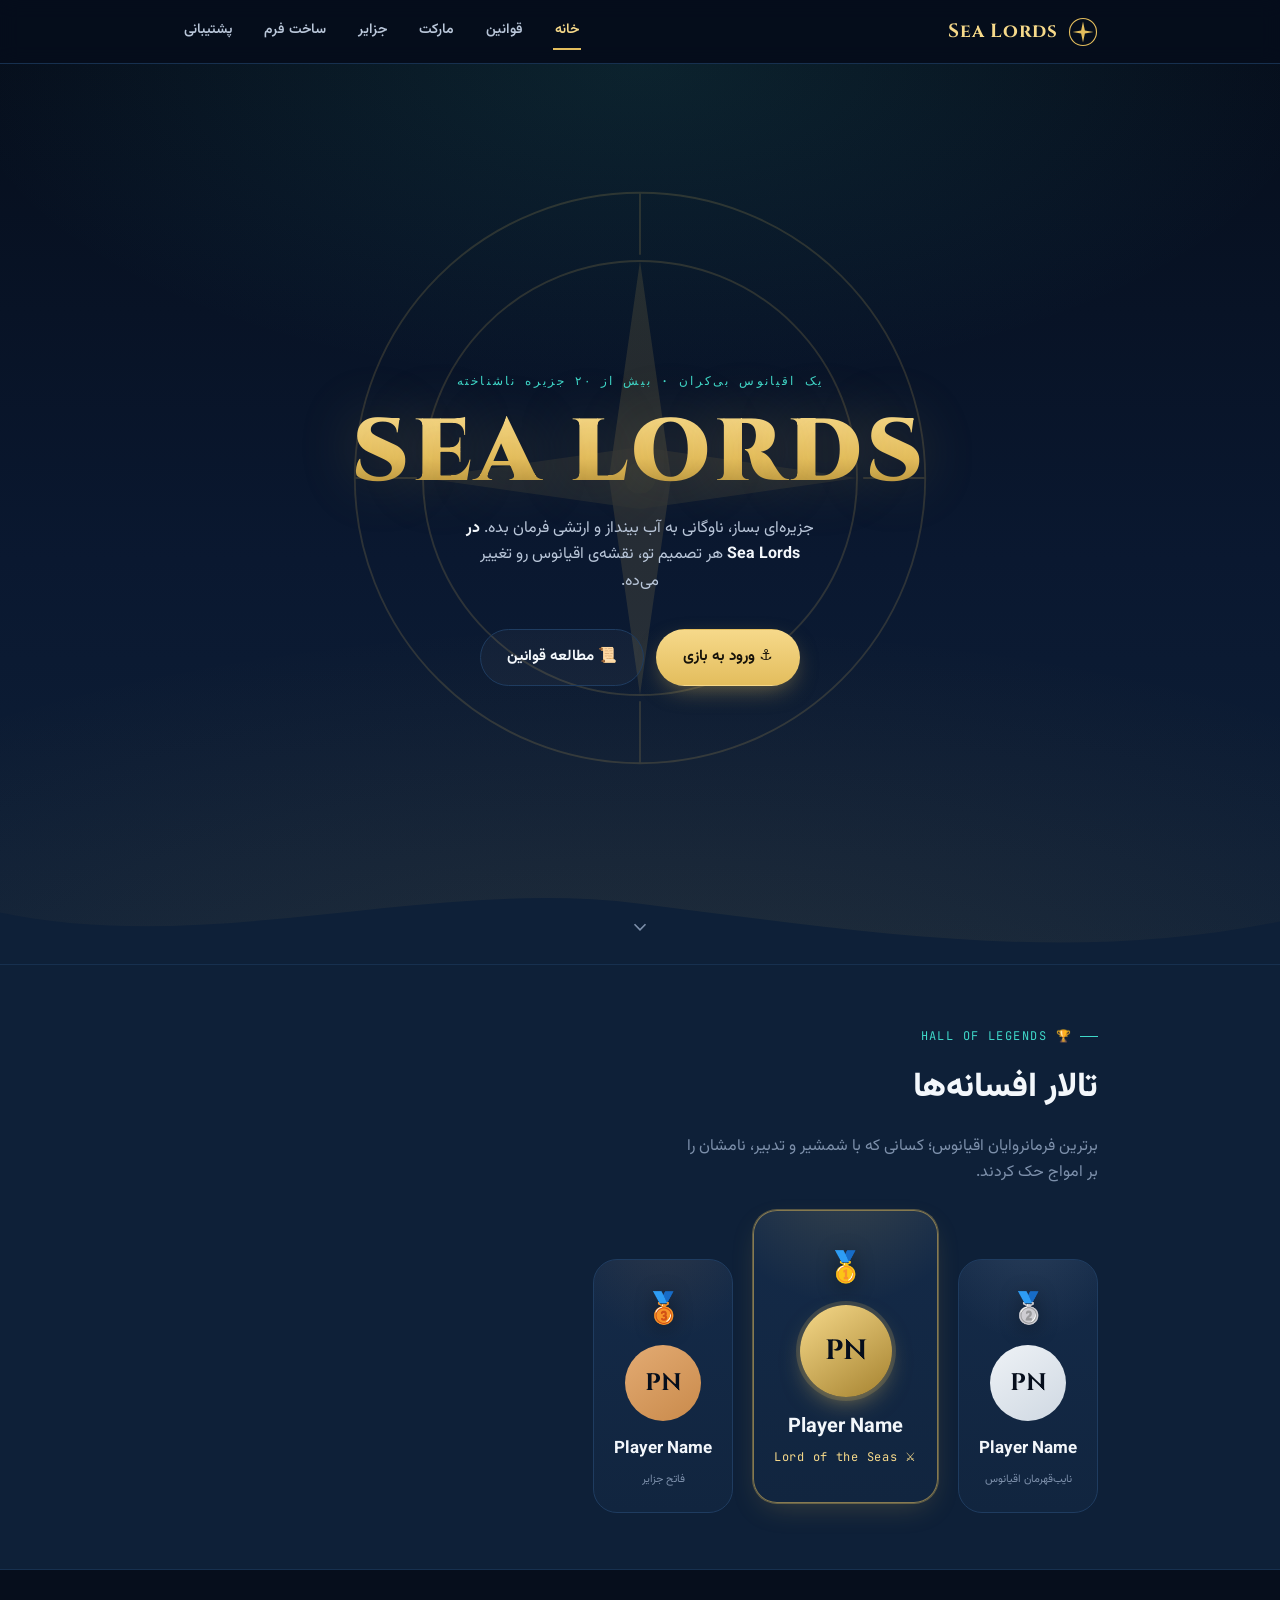
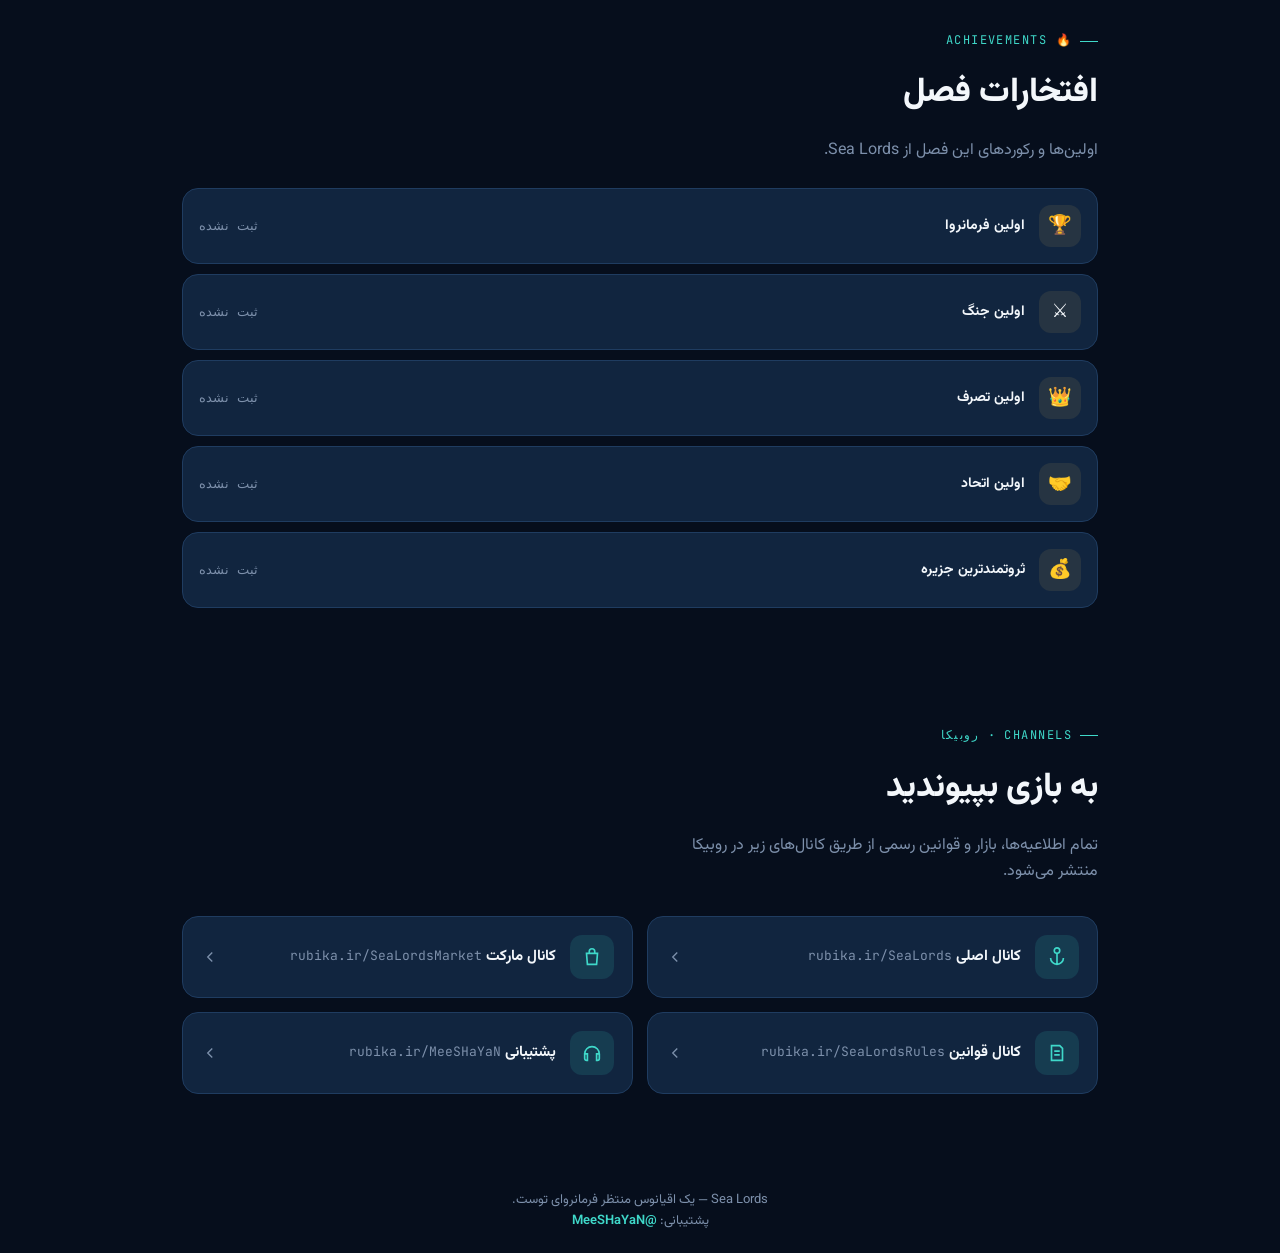
<file: index.html>
<!doctype html>
<html lang="fa" dir="rtl">
<head>
<meta charset="UTF-8">
<meta name="viewport" content="width=device-width, initial-scale=1, viewport-fit=cover">
<title>Sea Lords | اقیانوسی برای فتح</title>
<meta name="description" content="Sea Lords — بازی نقش‌آفرینی استراتژیک در اقیانوسی با بیش از ۲۰ جزیره ناشناخته. جزیره خودت رو بساز، ارتش بفرست، اتحاد ببند و اقیانوس رو فتح کن.">
<link rel="icon" href="data:,">
<link rel="manifest" href="manifest.json">
<meta name="theme-color" content="#060e1c">
<link rel="apple-touch-icon" href="assets/icons/icon-180.png">
<meta name="apple-mobile-web-app-capable" content="yes">
<meta name="apple-mobile-web-app-status-bar-style" content="black-translucent">
<meta name="apple-mobile-web-app-title" content="Sea Lords">
<link rel="stylesheet" href="assets/style.css">
</head>
<body data-page="home">

<header class="topbar">
  <div class="container">
    <a href="index.html" class="brand">
      <svg class="brand-mark" viewBox="0 0 40 40" fill="none">
        <circle cx="20" cy="20" r="18" stroke="#e3bd5d" stroke-width="1.5"/>
        <path d="M20 6 L22.5 18 L34 20 L22.5 22 L20 34 L17.5 22 L6 20 L17.5 18 Z" fill="#e3bd5d"/>
      </svg>
      Sea Lords
    </a>
    <nav class="desktop-nav">
      <a href="index.html" data-nav="home">خانه</a>
      <a href="rules.html" data-nav="rules">قوانین</a>
      <a href="market.html" data-nav="market">مارکت</a>
      <a href="islands.html" data-nav="islands">جزایر</a>
      <a href="forms.html" data-nav="forms">ساخت فرم</a>
      <a href="https://rubika.ir/MeeSHaYaN" target="_blank" rel="noopener">پشتیبانی</a>
    </nav>
  </div>
</header>

<!-- ============================= HERO ============================= -->
<section class="hero">
  <svg class="hero-compass" viewBox="0 0 200 200" fill="none">
    <circle cx="100" cy="100" r="92" stroke="#e3bd5d" stroke-width="0.6"/>
    <circle cx="100" cy="100" r="70" stroke="#e3bd5d" stroke-width="0.6"/>
    <g stroke="#e3bd5d" stroke-width="0.6">
      <line x1="100" y1="8" x2="100" y2="28"/>
      <line x1="100" y1="172" x2="100" y2="192"/>
      <line x1="8" y1="100" x2="28" y2="100"/>
      <line x1="172" y1="100" x2="192" y2="100"/>
    </g>
    <path d="M100 30 L110 100 L100 170 L90 100 Z" fill="#e3bd5d" opacity="0.8"/>
    <path d="M30 100 L100 90 L170 100 L100 110 Z" fill="#e3bd5d" opacity="0.5"/>
    <circle cx="100" cy="100" r="5" fill="#e3bd5d"/>
  </svg>

  <div class="hero-content">
    <div class="hero-kicker">یک اقیانوس بی‌کران · بیش از ۲۰ جزیره ناشناخته</div>
    <h1 class="hero-title">SEA LORDS</h1>
    <p class="hero-tagline">
      جزیره‌ای بساز، ناوگانی به آب بینداز و ارتشی فرمان بده.
      <b>در Sea Lords</b> هر تصمیم تو، نقشه‌ی اقیانوس رو تغییر می‌ده.
    </p>
    <div class="hero-actions">
      <a class="btn btn-gold" href="https://rubika.ir/SeaLords" target="_blank" rel="noopener">
        ⚓ ورود به بازی
      </a>
      <a class="btn btn-ghost" href="rules.html">
        📜 مطالعه قوانین
      </a>
    </div>
  </div>

  <div class="scroll-cue" aria-hidden="true">
    <svg width="22" height="22" viewBox="0 0 24 24" fill="none" stroke="currentColor" stroke-width="1.8">
      <path d="M6 9l6 6 6-6"/>
    </svg>
  </div>

  <div class="hero-wave" aria-hidden="true">
    <svg viewBox="0 0 1440 100" preserveAspectRatio="none">
      <path d="M0,40 C240,90 480,0 720,30 C960,60 1200,100 1440,50 L1440,100 L0,100 Z" fill="#0e2038"/>
    </svg>
  </div>
</section>

<!-- ============================= HALL OF LEGENDS ============================= -->
<section class="section legends">
  <div class="container">
    <div class="eyebrow">🏆 HALL OF LEGENDS</div>
    <h2 class="section-title">تالار افسانه‌ها</h2>
    <p class="section-sub">برترین فرمانروایان اقیانوس؛ کسانی که با شمشیر و تدبیر، نامشان را بر امواج حک کردند.</p>

    <div class="legends-grid">

      <!-- رتبه ۱ — 🥇 برای تغییر نام، فقط متن «Player Name» زیر رو عوض کن -->
      <div class="legend-card rank-1">
        <div class="legend-medal">🥇</div>
        <div class="legend-avatar">PN</div>
        <div class="legend-name">Player Name</div>
        <div class="legend-title">⚔ Lord of the Seas</div>
      </div>

      <!-- رتبه ۲ — 🥈 برای تغییر نام، فقط متن «Player Name» زیر رو عوض کن -->
      <div class="legend-card rank-2">
        <div class="legend-medal">🥈</div>
        <div class="legend-avatar">PN</div>
        <div class="legend-name">Player Name</div>
        <div class="legend-rank-label">نایب‌قهرمان اقیانوس</div>
      </div>

      <!-- رتبه ۳ — 🥉 برای تغییر نام، فقط متن «Player Name» زیر رو عوض کن -->
      <div class="legend-card rank-3">
        <div class="legend-medal">🥉</div>
        <div class="legend-avatar">PN</div>
        <div class="legend-name">Player Name</div>
        <div class="legend-rank-label">فاتح جزایر</div>
      </div>

    </div>
  </div>
</section>

<!-- ============================= ACHIEVEMENTS ============================= -->
<section class="section">
  <div class="container">
    <div class="eyebrow">🔥 ACHIEVEMENTS</div>
    <h2 class="section-title">افتخارات فصل</h2>
    <p class="section-sub">اولین‌ها و رکوردهای این فصل از Sea Lords.</p>
    <div id="achievementsList" class="achv-list"><!-- با جاوااسکریپت پر می‌شود --></div>
  </div>
</section>

<!-- ============================= QUICK LINKS ============================= -->
<section class="section">
  <div class="container">
    <div class="eyebrow">CHANNELS · روبیکا</div>
    <h2 class="section-title">به بازی بپیوندید</h2>
    <p class="section-sub">تمام اطلاعیه‌ها، بازار و قوانین رسمی از طریق کانال‌های زیر در روبیکا منتشر می‌شود.</p>

    <div class="links-grid">

      <a class="link-card" href="https://rubika.ir/SeaLords" target="_blank" rel="noopener">
        <span class="link-icon">
          <svg viewBox="0 0 24 24" fill="none" stroke="currentColor" stroke-width="1.8">
            <circle cx="12" cy="5" r="3"/><path d="M12 8v13M5 13a7 7 0 0014 0"/>
          </svg>
        </span>
        <span class="link-body">
          <span class="link-title">کانال اصلی</span>
          <span class="link-sub">rubika.ir/SeaLords</span>
        </span>
        <svg class="link-arrow" width="18" height="18" viewBox="0 0 24 24" fill="none" stroke="currentColor" stroke-width="1.8"><path d="M15 6l-6 6 6 6"/></svg>
      </a>

      <a class="link-card" href="https://rubika.ir/SeaLordsMarket" target="_blank" rel="noopener">
        <span class="link-icon">
          <svg viewBox="0 0 24 24" fill="none" stroke="currentColor" stroke-width="1.8">
            <path d="M6 8h12l-1 12H7L6 8z"/><path d="M9 8V6a3 3 0 016 0v2"/>
          </svg>
        </span>
        <span class="link-body">
          <span class="link-title">کانال مارکت</span>
          <span class="link-sub">rubika.ir/SeaLordsMarket</span>
        </span>
        <svg class="link-arrow" width="18" height="18" viewBox="0 0 24 24" fill="none" stroke="currentColor" stroke-width="1.8"><path d="M15 6l-6 6 6 6"/></svg>
      </a>

      <a class="link-card" href="https://rubika.ir/SeaLordsRules" target="_blank" rel="noopener">
        <span class="link-icon">
          <svg viewBox="0 0 24 24" fill="none" stroke="currentColor" stroke-width="1.8">
            <path d="M6 4h9l3 3v13H6z"/><path d="M9 10h6M9 14h6"/>
          </svg>
        </span>
        <span class="link-body">
          <span class="link-title">کانال قوانین</span>
          <span class="link-sub">rubika.ir/SeaLordsRules</span>
        </span>
        <svg class="link-arrow" width="18" height="18" viewBox="0 0 24 24" fill="none" stroke="currentColor" stroke-width="1.8"><path d="M15 6l-6 6 6 6"/></svg>
      </a>

      <a class="link-card" href="https://rubika.ir/MeeSHaYaN" target="_blank" rel="noopener">
        <span class="link-icon">
          <svg viewBox="0 0 24 24" fill="none" stroke="currentColor" stroke-width="1.8">
            <path d="M4 13a8 8 0 0116 0v5a2 2 0 01-2 2h-1v-7h3M4 18v-5h3v7H6a2 2 0 01-2-2z"/>
          </svg>
        </span>
        <span class="link-body">
          <span class="link-title">پشتیبانی</span>
          <span class="link-sub">rubika.ir/MeeSHaYaN</span>
        </span>
        <svg class="link-arrow" width="18" height="18" viewBox="0 0 24 24" fill="none" stroke="currentColor" stroke-width="1.8"><path d="M15 6l-6 6 6 6"/></svg>
      </a>

    </div>
  </div>
</section>

<footer class="site-footer">
  <div class="container">
    Sea Lords — یک اقیانوس منتظر فرمانروای توست.<br>
    پشتیبانی: <a href="https://rubika.ir/MeeSHaYaN" target="_blank" rel="noopener">@MeeSHaYaN</a>
  </div>
</footer>

<!-- ============================= MOBILE TAB BAR ============================= -->
<nav class="tabbar">
  <a href="index.html" data-nav="home">
    <svg viewBox="0 0 24 24" fill="none" stroke="currentColor" stroke-width="1.8"><path d="M3 11l9-8 9 8"/><path d="M5 10v10h14V10"/></svg>
    خانه
  </a>
  <a href="rules.html" data-nav="rules">
    <svg viewBox="0 0 24 24" fill="none" stroke="currentColor" stroke-width="1.8"><path d="M6 4h9l3 3v13H6z"/><path d="M9 10h6M9 14h6"/></svg>
    قوانین
  </a>
  <a href="market.html" data-nav="market">
    <svg viewBox="0 0 24 24" fill="none" stroke="currentColor" stroke-width="1.8"><path d="M6 8h12l-1 12H7L6 8z"/><path d="M9 8V6a3 3 0 016 0v2"/></svg>
    مارکت
  </a>
  <a href="islands.html" data-nav="islands">
    <svg viewBox="0 0 24 24" fill="none" stroke="currentColor" stroke-width="1.8"><circle cx="12" cy="12" r="9"/><path d="M8 14c1-2 2-3 4-3s3 1 4 3"/></svg>
    جزایر
  </a>
  <a href="forms.html" data-nav="forms">
    <svg viewBox="0 0 24 24" fill="none" stroke="currentColor" stroke-width="1.8"><path d="M9 12h6M9 16h4M7 4h10l2 3v13H5V7z"/></svg>
    ساخت فرم
  </a>
  <a href="https://rubika.ir/MeeSHaYaN" target="_blank" rel="noopener">
    <svg viewBox="0 0 24 24" fill="none" stroke="currentColor" stroke-width="1.8"><path d="M4 13a8 8 0 0116 0v5a2 2 0 01-2 2h-1v-7h3M4 18v-5h3v7H6a2 2 0 01-2-2z"/></svg>
    پشتیبانی
  </a>
</nav>

<script src="assets/script.js"></script>
</body>
</html>
</file>
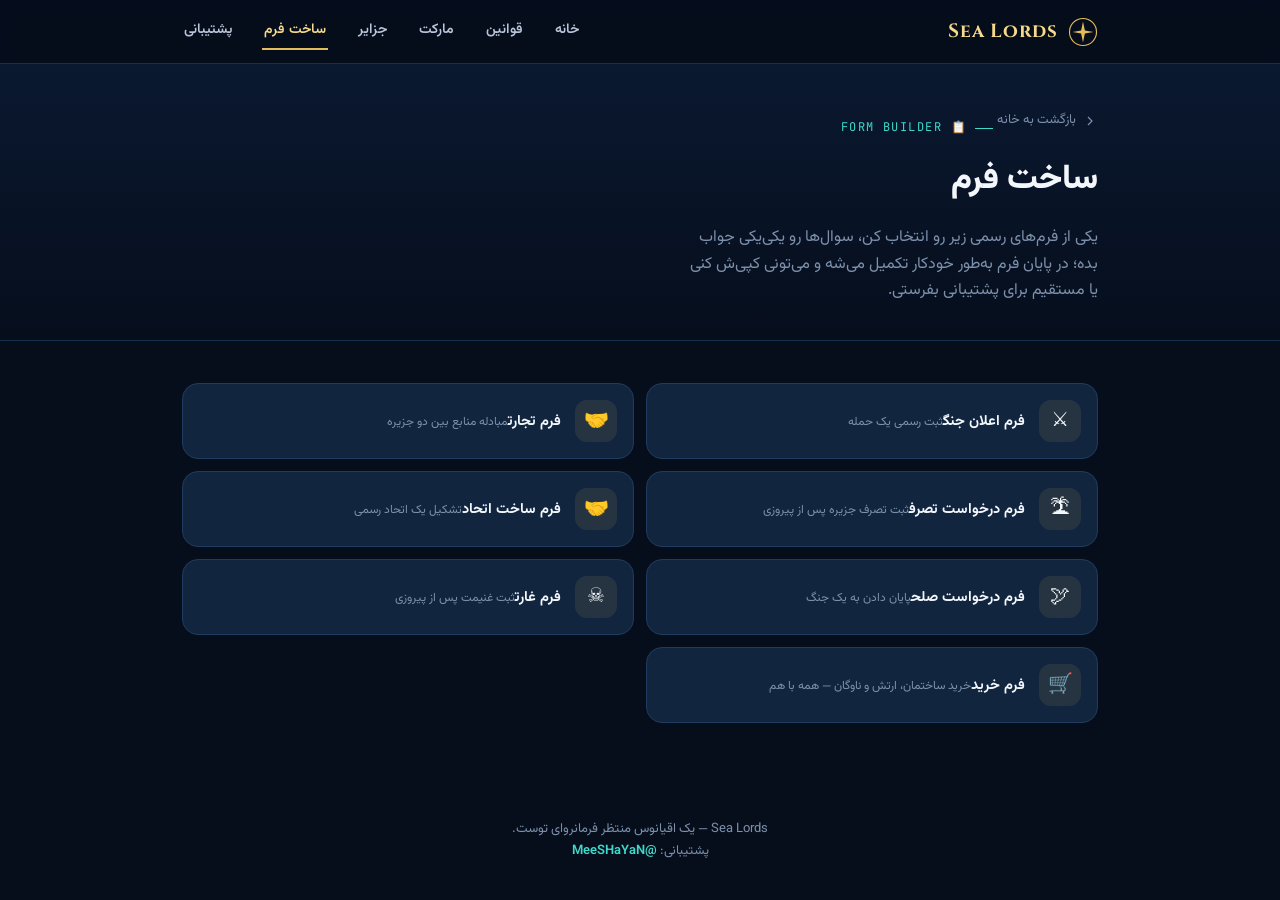
<file: forms.html>
<!doctype html>
<html lang="fa" dir="rtl">
<head>
<meta charset="UTF-8">
<meta name="viewport" content="width=device-width, initial-scale=1, viewport-fit=cover">
<title>ساخت فرم | Sea Lords</title>
<meta name="description" content="ساخت فرم‌های رسمی Sea Lords: جنگ، تجارت، تصرف، اتحاد، صلح، غارت و خرید — گام‌به‌گام و بدون نوشتن دستی قالب.">
<link rel="icon" href="data:,">
<link rel="manifest" href="manifest.json">
<meta name="theme-color" content="#060e1c">
<link rel="apple-touch-icon" href="assets/icons/icon-180.png">
<meta name="apple-mobile-web-app-capable" content="yes">
<meta name="apple-mobile-web-app-status-bar-style" content="black-translucent">
<meta name="apple-mobile-web-app-title" content="Sea Lords">
<link rel="stylesheet" href="assets/style.css">
</head>
<body data-page="forms">

<header class="topbar">
  <div class="container">
    <a href="index.html" class="brand">
      <svg class="brand-mark" viewBox="0 0 40 40" fill="none">
        <circle cx="20" cy="20" r="18" stroke="#e3bd5d" stroke-width="1.5"/>
        <path d="M20 6 L22.5 18 L34 20 L22.5 22 L20 34 L17.5 22 L6 20 L17.5 18 Z" fill="#e3bd5d"/>
      </svg>
      Sea Lords
    </a>
    <nav class="desktop-nav">
      <a href="index.html" data-nav="home">خانه</a>
      <a href="rules.html" data-nav="rules">قوانین</a>
      <a href="market.html" data-nav="market">مارکت</a>
      <a href="islands.html" data-nav="islands">جزایر</a>
      <a href="forms.html" data-nav="forms">ساخت فرم</a>
      <a href="https://rubika.ir/MeeSHaYaN" target="_blank" rel="noopener">پشتیبانی</a>
    </nav>
  </div>
</header>

<section class="page-hero">
  <div class="container">
    <a class="back-link" href="index.html">
      <svg viewBox="0 0 24 24" fill="none" stroke="currentColor" stroke-width="1.8"><path d="M9 6l6 6-6 6"/></svg>
      بازگشت به خانه
    </a>
    <div class="eyebrow">📋 FORM BUILDER</div>
    <h1 class="section-title">ساخت فرم</h1>
    <p class="section-sub">یکی از فرم‌های رسمی زیر رو انتخاب کن، سوال‌ها رو یکی‌یکی جواب بده؛ در پایان فرم به‌طور خودکار تکمیل می‌شه و می‌تونی کپی‌ش کنی یا مستقیم برای پشتیبانی بفرستی.</p>
  </div>
</section>

<section class="section" style="padding-top:20px;">
  <div class="container">

    <div id="formPickerGrid" class="form-picker-grid"><!-- با جاوااسکریپت پر می‌شود --></div>

    <div id="formWizard" class="wizard" style="display:none;"></div>

  </div>
</section>

<footer class="site-footer">
  <div class="container">
    Sea Lords — یک اقیانوس منتظر فرمانروای توست.<br>
    پشتیبانی: <a href="https://rubika.ir/MeeSHaYaN" target="_blank" rel="noopener">@MeeSHaYaN</a>
  </div>
</footer>

<nav class="tabbar">
  <a href="index.html" data-nav="home">
    <svg viewBox="0 0 24 24" fill="none" stroke="currentColor" stroke-width="1.8"><path d="M3 11l9-8 9 8"/><path d="M5 10v10h14V10"/></svg>
    خانه
  </a>
  <a href="rules.html" data-nav="rules">
    <svg viewBox="0 0 24 24" fill="none" stroke="currentColor" stroke-width="1.8"><path d="M6 4h9l3 3v13H6z"/><path d="M9 10h6M9 14h6"/></svg>
    قوانین
  </a>
  <a href="market.html" data-nav="market">
    <svg viewBox="0 0 24 24" fill="none" stroke="currentColor" stroke-width="1.8"><path d="M6 8h12l-1 12H7L6 8z"/><path d="M9 8V6a3 3 0 016 0v2"/></svg>
    مارکت
  </a>
  <a href="islands.html" data-nav="islands">
    <svg viewBox="0 0 24 24" fill="none" stroke="currentColor" stroke-width="1.8"><circle cx="12" cy="12" r="9"/><path d="M8 14c1-2 2-3 4-3s3 1 4 3"/></svg>
    جزایر
  </a>
  <a href="forms.html" data-nav="forms">
    <svg viewBox="0 0 24 24" fill="none" stroke="currentColor" stroke-width="1.8"><path d="M9 12h6M9 16h4M7 4h10l2 3v13H5V7z"/></svg>
    ساخت فرم
  </a>
  <a href="https://rubika.ir/MeeSHaYaN" target="_blank" rel="noopener">
    <svg viewBox="0 0 24 24" fill="none" stroke="currentColor" stroke-width="1.8"><path d="M4 13a8 8 0 0116 0v5a2 2 0 01-2 2h-1v-7h3M4 18v-5h3v7H6a2 2 0 01-2-2z"/></svg>
    پشتیبانی
  </a>
</nav>

<script src="assets/script.js"></script>
</body>
</html>
</file>
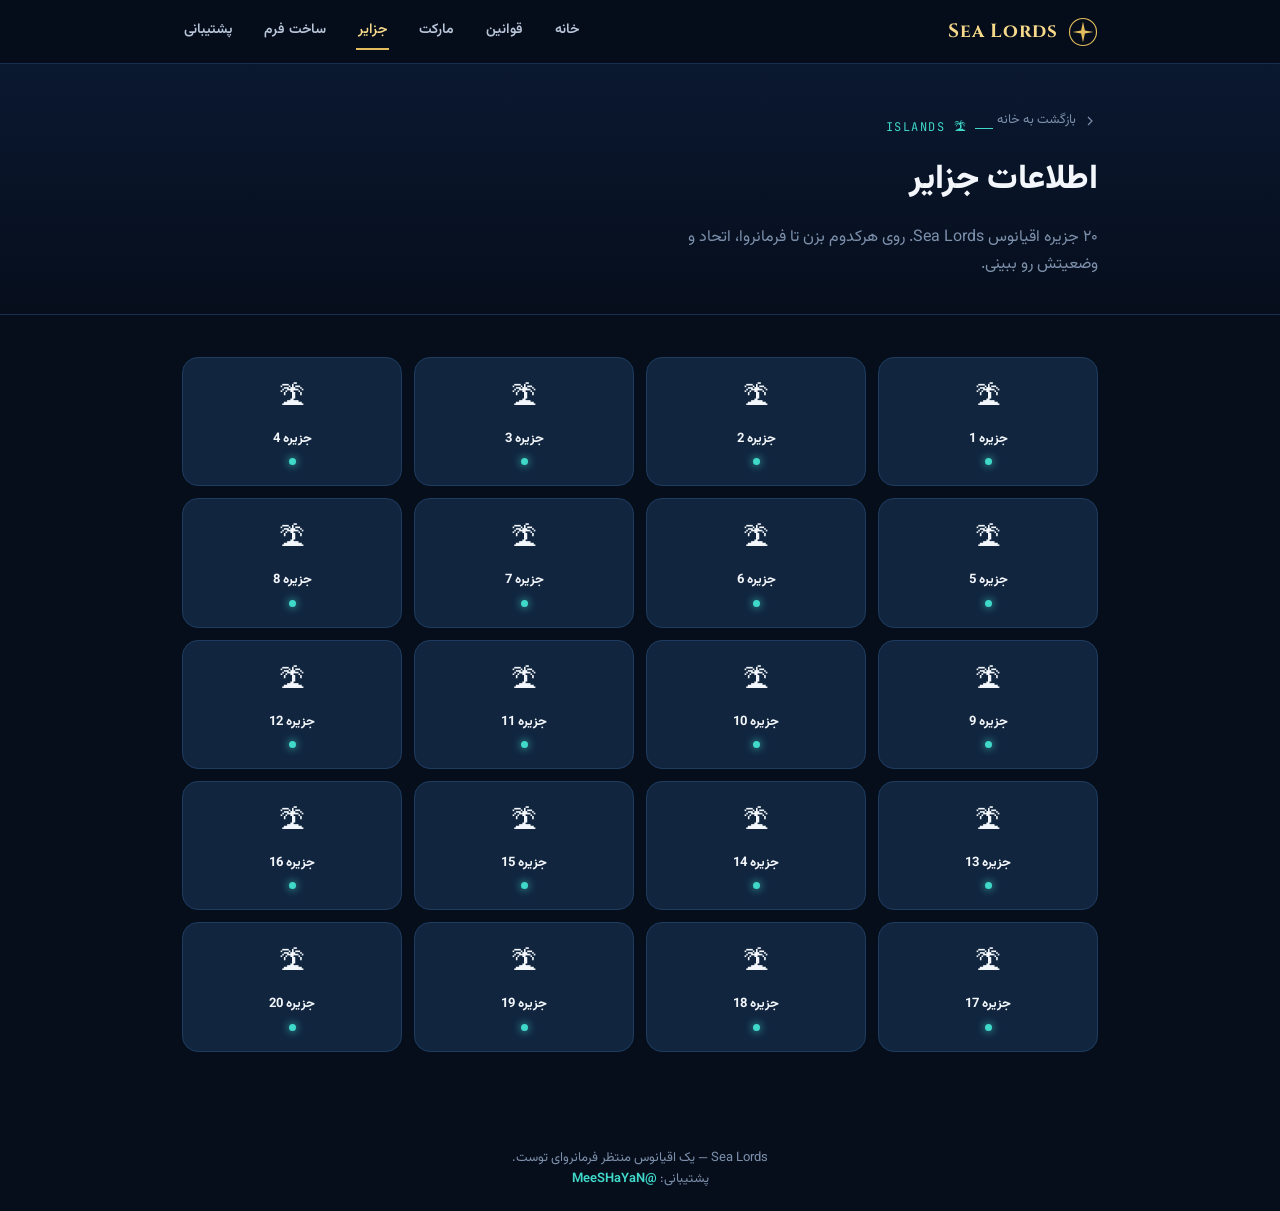
<file: islands.html>
<!doctype html>
<html lang="fa" dir="rtl">
<head>
<meta charset="UTF-8">
<meta name="viewport" content="width=device-width, initial-scale=1, viewport-fit=cover">
<title>اطلاعات جزایر | Sea Lords</title>
<meta name="description" content="فهرست ۲۰ جزیره اقیانوس Sea Lords — فرمانروا، اتحاد و وضعیت هر جزیره.">
<link rel="icon" href="data:,">
<link rel="manifest" href="manifest.json">
<meta name="theme-color" content="#060e1c">
<link rel="apple-touch-icon" href="assets/icons/icon-180.png">
<meta name="apple-mobile-web-app-capable" content="yes">
<meta name="apple-mobile-web-app-status-bar-style" content="black-translucent">
<meta name="apple-mobile-web-app-title" content="Sea Lords">
<link rel="stylesheet" href="assets/style.css">
</head>
<body data-page="islands">

<header class="topbar">
  <div class="container">
    <a href="index.html" class="brand">
      <svg class="brand-mark" viewBox="0 0 40 40" fill="none">
        <circle cx="20" cy="20" r="18" stroke="#e3bd5d" stroke-width="1.5"/>
        <path d="M20 6 L22.5 18 L34 20 L22.5 22 L20 34 L17.5 22 L6 20 L17.5 18 Z" fill="#e3bd5d"/>
      </svg>
      Sea Lords
    </a>
    <nav class="desktop-nav">
      <a href="index.html" data-nav="home">خانه</a>
      <a href="rules.html" data-nav="rules">قوانین</a>
      <a href="market.html" data-nav="market">مارکت</a>
      <a href="islands.html" data-nav="islands">جزایر</a>
      <a href="forms.html" data-nav="forms">ساخت فرم</a>
      <a href="https://rubika.ir/MeeSHaYaN" target="_blank" rel="noopener">پشتیبانی</a>
    </nav>
  </div>
</header>

<section class="page-hero">
  <div class="container">
    <a class="back-link" href="index.html">
      <svg viewBox="0 0 24 24" fill="none" stroke="currentColor" stroke-width="1.8"><path d="M9 6l6 6-6 6"/></svg>
      بازگشت به خانه
    </a>
    <div class="eyebrow">🏝 ISLANDS</div>
    <h1 class="section-title">اطلاعات جزایر</h1>
    <p class="section-sub">۲۰ جزیره اقیانوس Sea Lords. روی هرکدوم بزن تا فرمانروا، اتحاد و وضعیتش رو ببینی.</p>
  </div>
</section>

<section class="section" style="padding-top:20px;">
  <div class="container">
    <div id="islandsGrid" class="islands-grid"><!-- با جاوااسکریپت پر می‌شود --></div>
  </div>
</section>

<footer class="site-footer">
  <div class="container">
    Sea Lords — یک اقیانوس منتظر فرمانروای توست.<br>
    پشتیبانی: <a href="https://rubika.ir/MeeSHaYaN" target="_blank" rel="noopener">@MeeSHaYaN</a>
  </div>
</footer>

<nav class="tabbar">
  <a href="index.html" data-nav="home">
    <svg viewBox="0 0 24 24" fill="none" stroke="currentColor" stroke-width="1.8"><path d="M3 11l9-8 9 8"/><path d="M5 10v10h14V10"/></svg>
    خانه
  </a>
  <a href="rules.html" data-nav="rules">
    <svg viewBox="0 0 24 24" fill="none" stroke="currentColor" stroke-width="1.8"><path d="M6 4h9l3 3v13H6z"/><path d="M9 10h6M9 14h6"/></svg>
    قوانین
  </a>
  <a href="market.html" data-nav="market">
    <svg viewBox="0 0 24 24" fill="none" stroke="currentColor" stroke-width="1.8"><path d="M6 8h12l-1 12H7L6 8z"/><path d="M9 8V6a3 3 0 016 0v2"/></svg>
    مارکت
  </a>
  <a href="islands.html" data-nav="islands">
    <svg viewBox="0 0 24 24" fill="none" stroke="currentColor" stroke-width="1.8"><circle cx="12" cy="12" r="9"/><path d="M8 14c1-2 2-3 4-3s3 1 4 3"/></svg>
    جزایر
  </a>
  <a href="forms.html" data-nav="forms">
    <svg viewBox="0 0 24 24" fill="none" stroke="currentColor" stroke-width="1.8"><path d="M9 12h6M9 16h4M7 4h10l2 3v13H5V7z"/></svg>
    ساخت فرم
  </a>
  <a href="https://rubika.ir/MeeSHaYaN" target="_blank" rel="noopener">
    <svg viewBox="0 0 24 24" fill="none" stroke="currentColor" stroke-width="1.8"><path d="M4 13a8 8 0 0116 0v5a2 2 0 01-2 2h-1v-7h3M4 18v-5h3v7H6a2 2 0 01-2-2z"/></svg>
    پشتیبانی
  </a>
</nav>

<script src="assets/script.js"></script>
</body>
</html>
</file>
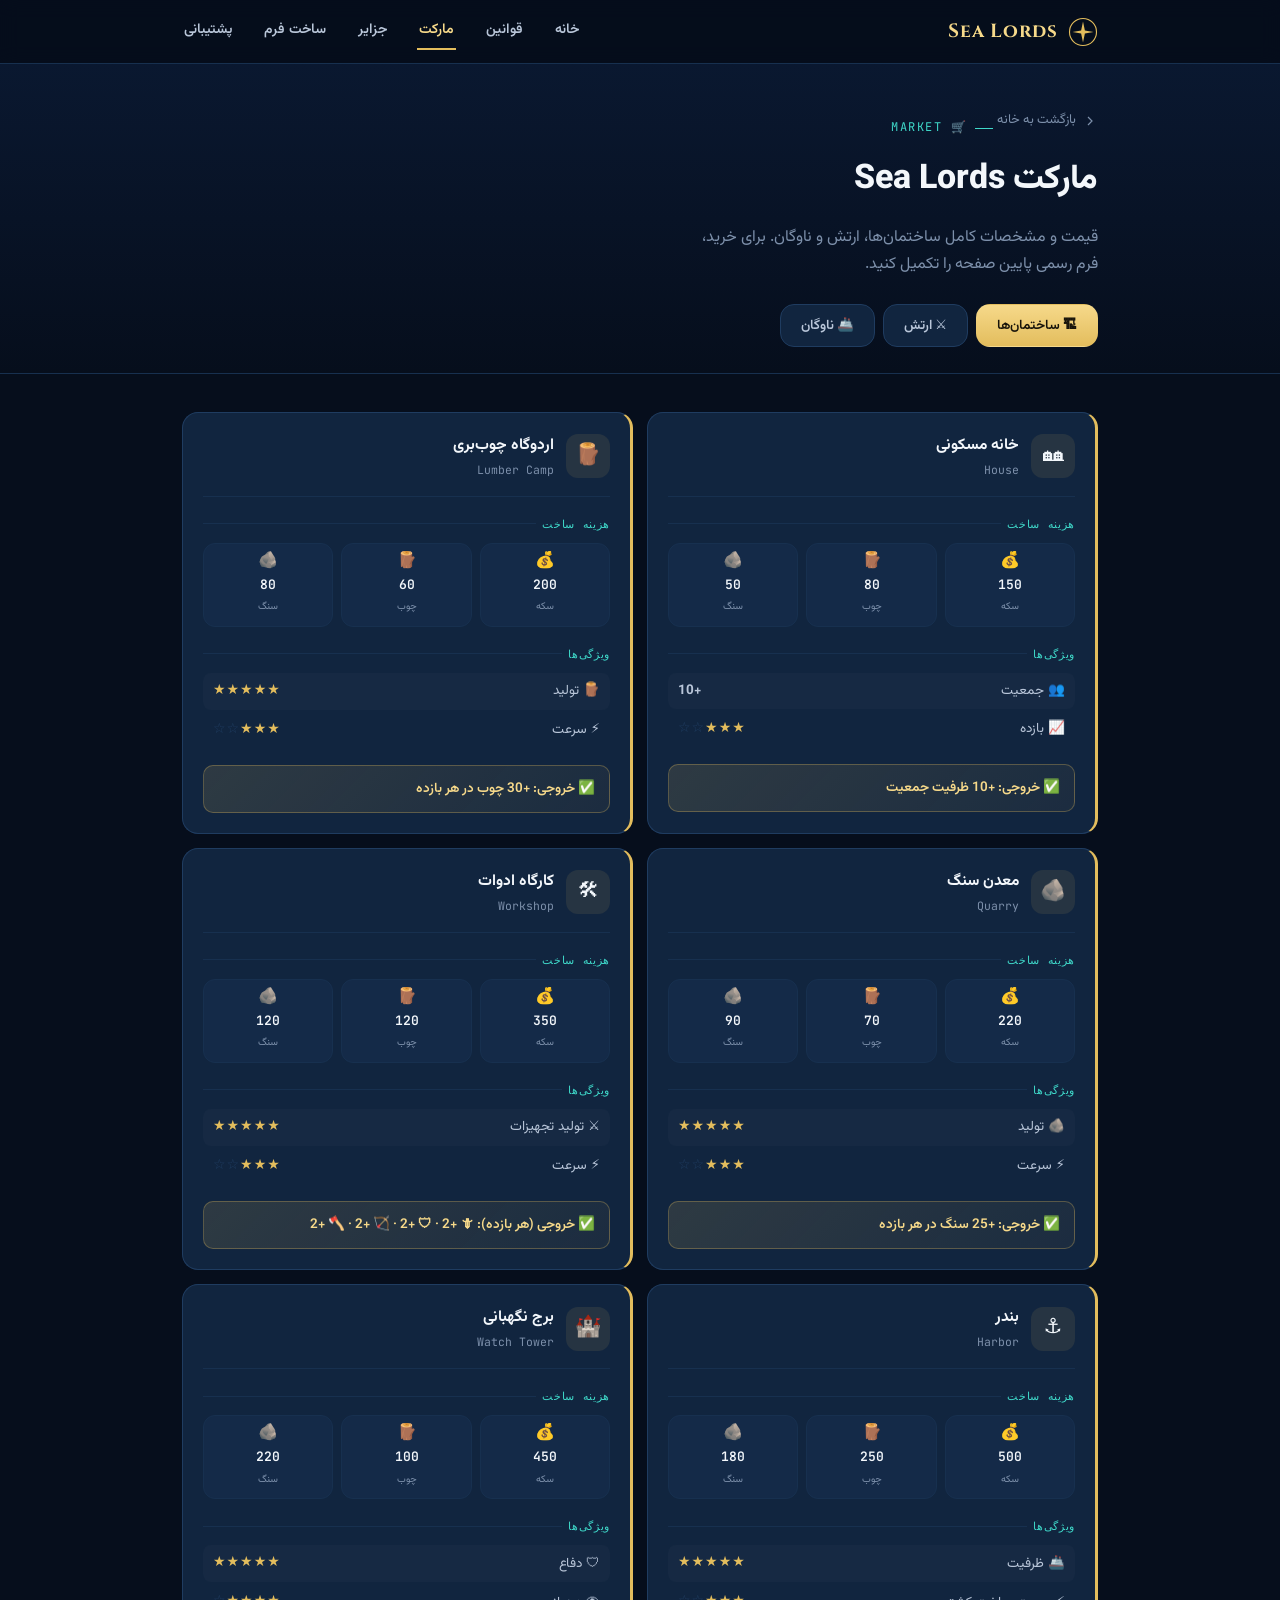
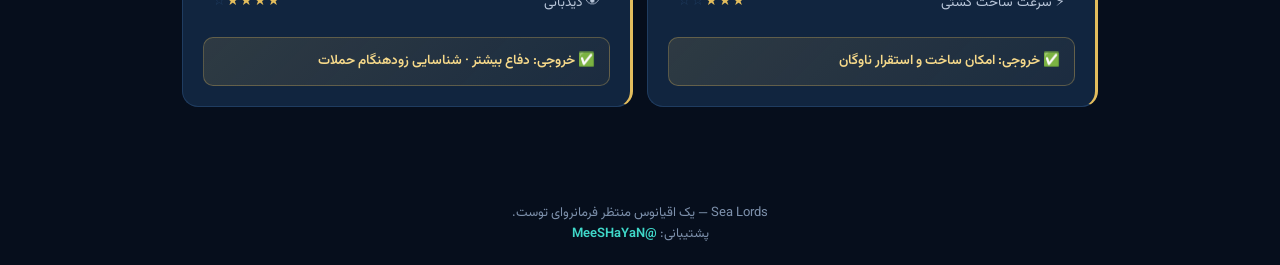
<file: market.html>
<!doctype html>
<html lang="fa" dir="rtl">
<head>
<meta charset="UTF-8">
<meta name="viewport" content="width=device-width, initial-scale=1, viewport-fit=cover">
<title>مارکت | Sea Lords</title>
<meta name="description" content="مارکت Sea Lords: قیمت و مشخصات کامل ساختمان‌ها، ارتش و ناوگان به‌همراه فرم خرید رسمی.">
<link rel="icon" href="data:,">
<link rel="manifest" href="manifest.json">
<meta name="theme-color" content="#060e1c">
<link rel="apple-touch-icon" href="assets/icons/icon-180.png">
<meta name="apple-mobile-web-app-capable" content="yes">
<meta name="apple-mobile-web-app-status-bar-style" content="black-translucent">
<meta name="apple-mobile-web-app-title" content="Sea Lords">
<link rel="stylesheet" href="assets/style.css">
</head>
<body data-page="market">

<header class="topbar">
  <div class="container">
    <a href="index.html" class="brand">
      <svg class="brand-mark" viewBox="0 0 40 40" fill="none">
        <circle cx="20" cy="20" r="18" stroke="#e3bd5d" stroke-width="1.5"/>
        <path d="M20 6 L22.5 18 L34 20 L22.5 22 L20 34 L17.5 22 L6 20 L17.5 18 Z" fill="#e3bd5d"/>
      </svg>
      Sea Lords
    </a>
    <nav class="desktop-nav">
      <a href="index.html" data-nav="home">خانه</a>
      <a href="rules.html" data-nav="rules">قوانین</a>
      <a href="market.html" data-nav="market">مارکت</a>
      <a href="islands.html" data-nav="islands">جزایر</a>
      <a href="forms.html" data-nav="forms">ساخت فرم</a>
      <a href="https://rubika.ir/MeeSHaYaN" target="_blank" rel="noopener">پشتیبانی</a>
    </nav>
  </div>
</header>

<section class="page-hero">
  <div class="container">
    <a class="back-link" href="index.html">
      <svg viewBox="0 0 24 24" fill="none" stroke="currentColor" stroke-width="1.8"><path d="M9 6l6 6-6 6"/></svg>
      بازگشت به خانه
    </a>
    <div class="eyebrow">🛒 MARKET</div>
    <h1 class="section-title">مارکت Sea Lords</h1>
    <p class="section-sub">قیمت و مشخصات کامل ساختمان‌ها، ارتش و ناوگان. برای خرید، فرم رسمی پایین صفحه را تکمیل کنید.</p>

    <div class="tabs">
      <button class="tab-btn is-active" data-tab="buildings">🏗 ساختمان‌ها</button>
      <button class="tab-btn" data-tab="army">⚔ ارتش</button>
      <button class="tab-btn" data-tab="fleet">🚢 ناوگان</button>
    </div>
  </div>
</section>

<section class="section" style="padding-top:20px;">
  <div class="container">

    <!-- ======================= BUILDINGS ======================= -->
    <div class="tab-panel is-active" data-tab="buildings">
      <div class="item-grid">

        <div class="item-card">
          <div class="item-head">
            <span class="item-emoji">🏘</span>
            <span class="item-names"><b>خانه مسکونی</b><span>House</span></span>
          </div>

          <div class="item-block-label">هزینه ساخت</div>
          <div class="cost-grid">
            <div class="cost-cell"><span class="cost-ic">💰</span><span class="cost-val">150</span><span class="cost-label">سکه</span></div>
            <div class="cost-cell"><span class="cost-ic">🪵</span><span class="cost-val">80</span><span class="cost-label">چوب</span></div>
            <div class="cost-cell"><span class="cost-ic">🪨</span><span class="cost-val">50</span><span class="cost-label">سنگ</span></div>
          </div>

          <div class="item-block-label">ویژگی‌ها</div>
          <div class="stat-list">
            <div class="stat-row"><span>👥 جمعیت</span><b>+10</b></div>
            <div class="stat-row"><span>📈 بازده</span><span class="stars"><span class="filled">★★★</span>☆☆</span></div>
          </div>

          <div class="output-line">✅ خروجی: +10 ظرفیت جمعیت</div>
        </div>

        <div class="item-card">
          <div class="item-head">
            <span class="item-emoji">🪵</span>
            <span class="item-names"><b>اردوگاه چوب‌بری</b><span>Lumber Camp</span></span>
          </div>

          <div class="item-block-label">هزینه ساخت</div>
          <div class="cost-grid">
            <div class="cost-cell"><span class="cost-ic">💰</span><span class="cost-val">200</span><span class="cost-label">سکه</span></div>
            <div class="cost-cell"><span class="cost-ic">🪵</span><span class="cost-val">60</span><span class="cost-label">چوب</span></div>
            <div class="cost-cell"><span class="cost-ic">🪨</span><span class="cost-val">80</span><span class="cost-label">سنگ</span></div>
          </div>

          <div class="item-block-label">ویژگی‌ها</div>
          <div class="stat-list">
            <div class="stat-row"><span>🪵 تولید</span><span class="stars"><span class="filled">★★★★★</span></span></div>
            <div class="stat-row"><span>⚡ سرعت</span><span class="stars"><span class="filled">★★★</span>☆☆</span></div>
          </div>

          <div class="output-line">✅ خروجی: +30 چوب در هر بازده</div>
        </div>

        <div class="item-card">
          <div class="item-head">
            <span class="item-emoji">🪨</span>
            <span class="item-names"><b>معدن سنگ</b><span>Quarry</span></span>
          </div>

          <div class="item-block-label">هزینه ساخت</div>
          <div class="cost-grid">
            <div class="cost-cell"><span class="cost-ic">💰</span><span class="cost-val">220</span><span class="cost-label">سکه</span></div>
            <div class="cost-cell"><span class="cost-ic">🪵</span><span class="cost-val">70</span><span class="cost-label">چوب</span></div>
            <div class="cost-cell"><span class="cost-ic">🪨</span><span class="cost-val">90</span><span class="cost-label">سنگ</span></div>
          </div>

          <div class="item-block-label">ویژگی‌ها</div>
          <div class="stat-list">
            <div class="stat-row"><span>🪨 تولید</span><span class="stars"><span class="filled">★★★★★</span></span></div>
            <div class="stat-row"><span>⚡ سرعت</span><span class="stars"><span class="filled">★★★</span>☆☆</span></div>
          </div>

          <div class="output-line">✅ خروجی: +25 سنگ در هر بازده</div>
        </div>

        <div class="item-card">
          <div class="item-head">
            <span class="item-emoji">🛠</span>
            <span class="item-names"><b>کارگاه ادوات</b><span>Workshop</span></span>
          </div>

          <div class="item-block-label">هزینه ساخت</div>
          <div class="cost-grid">
            <div class="cost-cell"><span class="cost-ic">💰</span><span class="cost-val">350</span><span class="cost-label">سکه</span></div>
            <div class="cost-cell"><span class="cost-ic">🪵</span><span class="cost-val">120</span><span class="cost-label">چوب</span></div>
            <div class="cost-cell"><span class="cost-ic">🪨</span><span class="cost-val">120</span><span class="cost-label">سنگ</span></div>
          </div>

          <div class="item-block-label">ویژگی‌ها</div>
          <div class="stat-list">
            <div class="stat-row"><span>⚔ تولید تجهیزات</span><span class="stars"><span class="filled">★★★★★</span></span></div>
            <div class="stat-row"><span>⚡ سرعت</span><span class="stars"><span class="filled">★★★</span>☆☆</span></div>
          </div>

          <div class="output-line">✅ خروجی (هر بازده): 🗡 +2 · 🛡 +2 · 🏹 +2 · 🪓 +2</div>
        </div>

        <div class="item-card">
          <div class="item-head">
            <span class="item-emoji">⚓</span>
            <span class="item-names"><b>بندر</b><span>Harbor</span></span>
          </div>

          <div class="item-block-label">هزینه ساخت</div>
          <div class="cost-grid">
            <div class="cost-cell"><span class="cost-ic">💰</span><span class="cost-val">500</span><span class="cost-label">سکه</span></div>
            <div class="cost-cell"><span class="cost-ic">🪵</span><span class="cost-val">250</span><span class="cost-label">چوب</span></div>
            <div class="cost-cell"><span class="cost-ic">🪨</span><span class="cost-val">180</span><span class="cost-label">سنگ</span></div>
          </div>

          <div class="item-block-label">ویژگی‌ها</div>
          <div class="stat-list">
            <div class="stat-row"><span>🚢 ظرفیت</span><span class="stars"><span class="filled">★★★★★</span></span></div>
            <div class="stat-row"><span>⚡ سرعت ساخت کشتی</span><span class="stars"><span class="filled">★★★</span>☆☆</span></div>
          </div>

          <div class="output-line">✅ خروجی: امکان ساخت و استقرار ناوگان</div>
        </div>

        <div class="item-card">
          <div class="item-head">
            <span class="item-emoji">🏰</span>
            <span class="item-names"><b>برج نگهبانی</b><span>Watch Tower</span></span>
          </div>

          <div class="item-block-label">هزینه ساخت</div>
          <div class="cost-grid">
            <div class="cost-cell"><span class="cost-ic">💰</span><span class="cost-val">450</span><span class="cost-label">سکه</span></div>
            <div class="cost-cell"><span class="cost-ic">🪵</span><span class="cost-val">100</span><span class="cost-label">چوب</span></div>
            <div class="cost-cell"><span class="cost-ic">🪨</span><span class="cost-val">220</span><span class="cost-label">سنگ</span></div>
          </div>

          <div class="item-block-label">ویژگی‌ها</div>
          <div class="stat-list">
            <div class="stat-row"><span>🛡 دفاع</span><span class="stars"><span class="filled">★★★★★</span></span></div>
            <div class="stat-row"><span>👁 دیدبانی</span><span class="stars"><span class="filled">★★★★</span>☆</span></div>
          </div>

          <div class="output-line">✅ خروجی: دفاع بیشتر · شناسایی زودهنگام حملات</div>
        </div>

      </div>
    </div>

    <!-- ======================= ARMY ======================= -->
    <div class="tab-panel" data-tab="army">
      <div class="item-grid">

        <div class="item-card">
          <div class="item-head">
            <span class="item-emoji">🛡</span>
            <span class="item-names"><b>نیزه‌دار</b><span>Spearman</span></span>
          </div>

          <div class="item-block-label">هزینه آموزش</div>
          <div class="cost-grid">
            <div class="cost-cell"><span class="cost-ic">💰</span><span class="cost-val">20</span><span class="cost-label">سکه</span></div>
            <div class="cost-cell"><span class="cost-ic">🐟</span><span class="cost-val">4</span><span class="cost-label">ماهی</span></div>
            <div class="cost-cell"><span class="cost-ic">👥</span><span class="cost-val">1</span><span class="cost-label">جمعیت</span></div>
            <div class="cost-cell"><span class="cost-ic">🛡</span><span class="cost-val">1</span><span class="cost-label">نیزه</span></div>
          </div>

          <div class="item-block-label">ویژگی‌ها</div>
          <div class="stat-list">
            <div class="stat-row"><span>⚔ حمله</span><span class="stars"><span class="filled">★★★</span>☆☆</span></div>
            <div class="stat-row"><span>🛡 دفاع</span><span class="stars"><span class="filled">★★★★★</span></span></div>
            <div class="stat-row"><span>🏃 سرعت</span><span class="stars"><span class="filled">★★</span>☆☆☆</span></div>
          </div>

          <div class="output-line">✅ خروجی: +1 نیزه‌دار</div>
        </div>

        <div class="item-card">
          <div class="item-head">
            <span class="item-emoji">🗡</span>
            <span class="item-names"><b>شمشیرزن</b><span>Swordsman</span></span>
          </div>

          <div class="item-block-label">هزینه آموزش</div>
          <div class="cost-grid">
            <div class="cost-cell"><span class="cost-ic">💰</span><span class="cost-val">30</span><span class="cost-label">سکه</span></div>
            <div class="cost-cell"><span class="cost-ic">🐟</span><span class="cost-val">5</span><span class="cost-label">ماهی</span></div>
            <div class="cost-cell"><span class="cost-ic">👥</span><span class="cost-val">1</span><span class="cost-label">جمعیت</span></div>
            <div class="cost-cell"><span class="cost-ic">🗡</span><span class="cost-val">1</span><span class="cost-label">شمشیر</span></div>
          </div>

          <div class="item-block-label">ویژگی‌ها</div>
          <div class="stat-list">
            <div class="stat-row"><span>⚔ حمله</span><span class="stars"><span class="filled">★★★★</span>☆</span></div>
            <div class="stat-row"><span>🛡 دفاع</span><span class="stars"><span class="filled">★★★</span>☆☆</span></div>
            <div class="stat-row"><span>🏃 سرعت</span><span class="stars"><span class="filled">★★★</span>☆☆</span></div>
          </div>

          <div class="output-line">✅ خروجی: +1 شمشیرزن</div>
        </div>

        <div class="item-card">
          <div class="item-head">
            <span class="item-emoji">🏹</span>
            <span class="item-names"><b>کماندار</b><span>Archer</span></span>
          </div>

          <div class="item-block-label">هزینه آموزش</div>
          <div class="cost-grid">
            <div class="cost-cell"><span class="cost-ic">💰</span><span class="cost-val">35</span><span class="cost-label">سکه</span></div>
            <div class="cost-cell"><span class="cost-ic">🐟</span><span class="cost-val">5</span><span class="cost-label">ماهی</span></div>
            <div class="cost-cell"><span class="cost-ic">👥</span><span class="cost-val">1</span><span class="cost-label">جمعیت</span></div>
            <div class="cost-cell"><span class="cost-ic">🏹</span><span class="cost-val">1</span><span class="cost-label">کمان</span></div>
          </div>

          <div class="item-block-label">ویژگی‌ها</div>
          <div class="stat-list">
            <div class="stat-row"><span>⚔ حمله</span><span class="stars"><span class="filled">★★★★★</span></span></div>
            <div class="stat-row"><span>🛡 دفاع</span><span class="stars"><span class="filled">★★</span>☆☆☆</span></div>
            <div class="stat-row"><span>🏃 سرعت</span><span class="stars"><span class="filled">★★★★</span>☆</span></div>
          </div>

          <div class="output-line">✅ خروجی: +1 کماندار</div>
        </div>

        <div class="item-card">
          <div class="item-head">
            <span class="item-emoji">🪓</span>
            <span class="item-names"><b>تبرزن</b><span>Axeman</span></span>
          </div>

          <div class="item-block-label">هزینه آموزش</div>
          <div class="cost-grid">
            <div class="cost-cell"><span class="cost-ic">💰</span><span class="cost-val">45</span><span class="cost-label">سکه</span></div>
            <div class="cost-cell"><span class="cost-ic">🐟</span><span class="cost-val">6</span><span class="cost-label">ماهی</span></div>
            <div class="cost-cell"><span class="cost-ic">👥</span><span class="cost-val">1</span><span class="cost-label">جمعیت</span></div>
            <div class="cost-cell"><span class="cost-ic">🪓</span><span class="cost-val">1</span><span class="cost-label">تبر</span></div>
          </div>

          <div class="item-block-label">ویژگی‌ها</div>
          <div class="stat-list">
            <div class="stat-row"><span>⚔ حمله</span><span class="stars"><span class="filled">★★★★★</span></span></div>
            <div class="stat-row"><span>🛡 دفاع</span><span class="stars"><span class="filled">★★</span>☆☆☆</span></div>
            <div class="stat-row"><span>🏃 سرعت</span><span class="stars"><span class="filled">★★</span>☆☆☆</span></div>
          </div>

          <div class="output-line">✅ خروجی: +1 تبرزن</div>
        </div>

      </div>
    </div>

    <!-- ======================= FLEET ======================= -->
    <div class="tab-panel" data-tab="fleet">
      <div class="item-grid">

        <div class="item-card">
          <div class="item-head">
            <span class="item-emoji">🚢</span>
            <span class="item-names"><b>کشتی تجاری</b><span>Merchant Ship</span></span>
          </div>

          <div class="item-block-label">هزینه ساخت</div>
          <div class="cost-grid">
            <div class="cost-cell"><span class="cost-ic">💰</span><span class="cost-val">250</span><span class="cost-label">سکه</span></div>
            <div class="cost-cell"><span class="cost-ic">🪵</span><span class="cost-val">150</span><span class="cost-label">چوب</span></div>
            <div class="cost-cell"><span class="cost-ic">🪨</span><span class="cost-val">50</span><span class="cost-label">سنگ</span></div>
          </div>

          <div class="item-block-label">ظرفیت حمل</div>
          <div class="cost-grid">
            <div class="cost-cell"><span class="cost-ic">👥</span><span class="cost-val">20</span><span class="cost-label">سرباز</span></div>
            <div class="cost-cell"><span class="cost-ic">📦</span><span class="cost-val">500</span><span class="cost-label">کالا</span></div>
          </div>

          <div class="item-block-label">ویژگی‌ها</div>
          <div class="stat-list">
            <div class="stat-row"><span>🛡 دفاع</span><span class="stars"><span class="filled">★★</span>☆☆☆</span></div>
            <div class="stat-row"><span>🏃 سرعت</span><span class="stars"><span class="filled">★★★</span>☆☆</span></div>
          </div>

          <div class="output-line">✅ خروجی: +1 کشتی تجاری</div>
        </div>

        <div class="item-card">
          <div class="item-head">
            <span class="item-emoji">⛴</span>
            <span class="item-names"><b>کشتی ترابری</b><span>Transport Ship</span></span>
          </div>

          <div class="item-block-label">هزینه ساخت</div>
          <div class="cost-grid">
            <div class="cost-cell"><span class="cost-ic">💰</span><span class="cost-val">350</span><span class="cost-label">سکه</span></div>
            <div class="cost-cell"><span class="cost-ic">🪵</span><span class="cost-val">220</span><span class="cost-label">چوب</span></div>
            <div class="cost-cell"><span class="cost-ic">🪨</span><span class="cost-val">80</span><span class="cost-label">سنگ</span></div>
          </div>

          <div class="item-block-label">ظرفیت حمل</div>
          <div class="cost-grid">
            <div class="cost-cell"><span class="cost-ic">👥</span><span class="cost-val">80</span><span class="cost-label">سرباز</span></div>
            <div class="cost-cell"><span class="cost-ic">📦</span><span class="cost-val">200</span><span class="cost-label">کالا</span></div>
          </div>

          <div class="item-block-label">ویژگی‌ها</div>
          <div class="stat-list">
            <div class="stat-row"><span>🛡 دفاع</span><span class="stars"><span class="filled">★★★</span>☆☆</span></div>
            <div class="stat-row"><span>🏃 سرعت</span><span class="stars"><span class="filled">★★★</span>☆☆</span></div>
          </div>

          <div class="output-line">✅ خروجی: +1 کشتی ترابری</div>
        </div>

        <div class="item-card">
          <div class="item-head">
            <span class="item-emoji">🛡</span>
            <span class="item-names"><b>کشتی محافظ</b><span>Escort Ship</span></span>
          </div>

          <div class="item-block-label">هزینه ساخت</div>
          <div class="cost-grid">
            <div class="cost-cell"><span class="cost-ic">💰</span><span class="cost-val">450</span><span class="cost-label">سکه</span></div>
            <div class="cost-cell"><span class="cost-ic">🪵</span><span class="cost-val">280</span><span class="cost-label">چوب</span></div>
            <div class="cost-cell"><span class="cost-ic">🪨</span><span class="cost-val">120</span><span class="cost-label">سنگ</span></div>
          </div>

          <div class="item-block-label">ظرفیت حمل</div>
          <div class="cost-grid">
            <div class="cost-cell"><span class="cost-ic">👥</span><span class="cost-val">40</span><span class="cost-label">سرباز</span></div>
            <div class="cost-cell"><span class="cost-ic">📦</span><span class="cost-val">100</span><span class="cost-label">کالا</span></div>
          </div>

          <div class="item-block-label">ویژگی‌ها</div>
          <div class="stat-list">
            <div class="stat-row"><span>⚔ حمله</span><span class="stars"><span class="filled">★★★</span>☆☆</span></div>
            <div class="stat-row"><span>🛡 دفاع</span><span class="stars"><span class="filled">★★★★★</span></span></div>
            <div class="stat-row"><span>🏃 سرعت</span><span class="stars"><span class="filled">★★★</span>☆☆</span></div>
          </div>

          <div class="output-line">✅ خروجی: +1 کشتی محافظ</div>
        </div>

        <div class="item-card">
          <div class="item-head">
            <span class="item-emoji">⚔</span>
            <span class="item-names"><b>کشتی جنگی</b><span>Warship</span></span>
          </div>

          <div class="item-block-label">هزینه ساخت</div>
          <div class="cost-grid">
            <div class="cost-cell"><span class="cost-ic">💰</span><span class="cost-val">700</span><span class="cost-label">سکه</span></div>
            <div class="cost-cell"><span class="cost-ic">🪵</span><span class="cost-val">400</span><span class="cost-label">چوب</span></div>
            <div class="cost-cell"><span class="cost-ic">🪨</span><span class="cost-val">200</span><span class="cost-label">سنگ</span></div>
          </div>

          <div class="item-block-label">ظرفیت حمل</div>
          <div class="cost-grid">
            <div class="cost-cell"><span class="cost-ic">👥</span><span class="cost-val">60</span><span class="cost-label">سرباز</span></div>
            <div class="cost-cell"><span class="cost-ic">📦</span><span class="cost-val">50</span><span class="cost-label">کالا</span></div>
          </div>

          <div class="item-block-label">ویژگی‌ها</div>
          <div class="stat-list">
            <div class="stat-row"><span>⚔ حمله</span><span class="stars"><span class="filled">★★★★★</span></span></div>
            <div class="stat-row"><span>🛡 دفاع</span><span class="stars"><span class="filled">★★★★</span>☆</span></div>
            <div class="stat-row"><span>🏃 سرعت</span><span class="stars"><span class="filled">★★</span>☆☆☆</span></div>
          </div>

          <div class="output-line">✅ خروجی: +1 کشتی جنگی</div>
        </div>

      </div>
    </div>



  </div>
</section>

<footer class="site-footer">
  <div class="container">
    Sea Lords — یک اقیانوس منتظر فرمانروای توست.<br>
    پشتیبانی: <a href="https://rubika.ir/MeeSHaYaN" target="_blank" rel="noopener">@MeeSHaYaN</a>
  </div>
</footer>

<nav class="tabbar">
  <a href="index.html" data-nav="home">
    <svg viewBox="0 0 24 24" fill="none" stroke="currentColor" stroke-width="1.8"><path d="M3 11l9-8 9 8"/><path d="M5 10v10h14V10"/></svg>
    خانه
  </a>
  <a href="rules.html" data-nav="rules">
    <svg viewBox="0 0 24 24" fill="none" stroke="currentColor" stroke-width="1.8"><path d="M6 4h9l3 3v13H6z"/><path d="M9 10h6M9 14h6"/></svg>
    قوانین
  </a>
  <a href="market.html" data-nav="market">
    <svg viewBox="0 0 24 24" fill="none" stroke="currentColor" stroke-width="1.8"><path d="M6 8h12l-1 12H7L6 8z"/><path d="M9 8V6a3 3 0 016 0v2"/></svg>
    مارکت
  </a>
  <a href="islands.html" data-nav="islands">
    <svg viewBox="0 0 24 24" fill="none" stroke="currentColor" stroke-width="1.8"><circle cx="12" cy="12" r="9"/><path d="M8 14c1-2 2-3 4-3s3 1 4 3"/></svg>
    جزایر
  </a>
  <a href="forms.html" data-nav="forms">
    <svg viewBox="0 0 24 24" fill="none" stroke="currentColor" stroke-width="1.8"><path d="M9 12h6M9 16h4M7 4h10l2 3v13H5V7z"/></svg>
    ساخت فرم
  </a>
  <a href="https://rubika.ir/MeeSHaYaN" target="_blank" rel="noopener">
    <svg viewBox="0 0 24 24" fill="none" stroke="currentColor" stroke-width="1.8"><path d="M4 13a8 8 0 0116 0v5a2 2 0 01-2 2h-1v-7h3M4 18v-5h3v7H6a2 2 0 01-2-2z"/></svg>
    پشتیبانی
  </a>
</nav>

<script src="assets/script.js"></script>
</body>
</html>
</file>
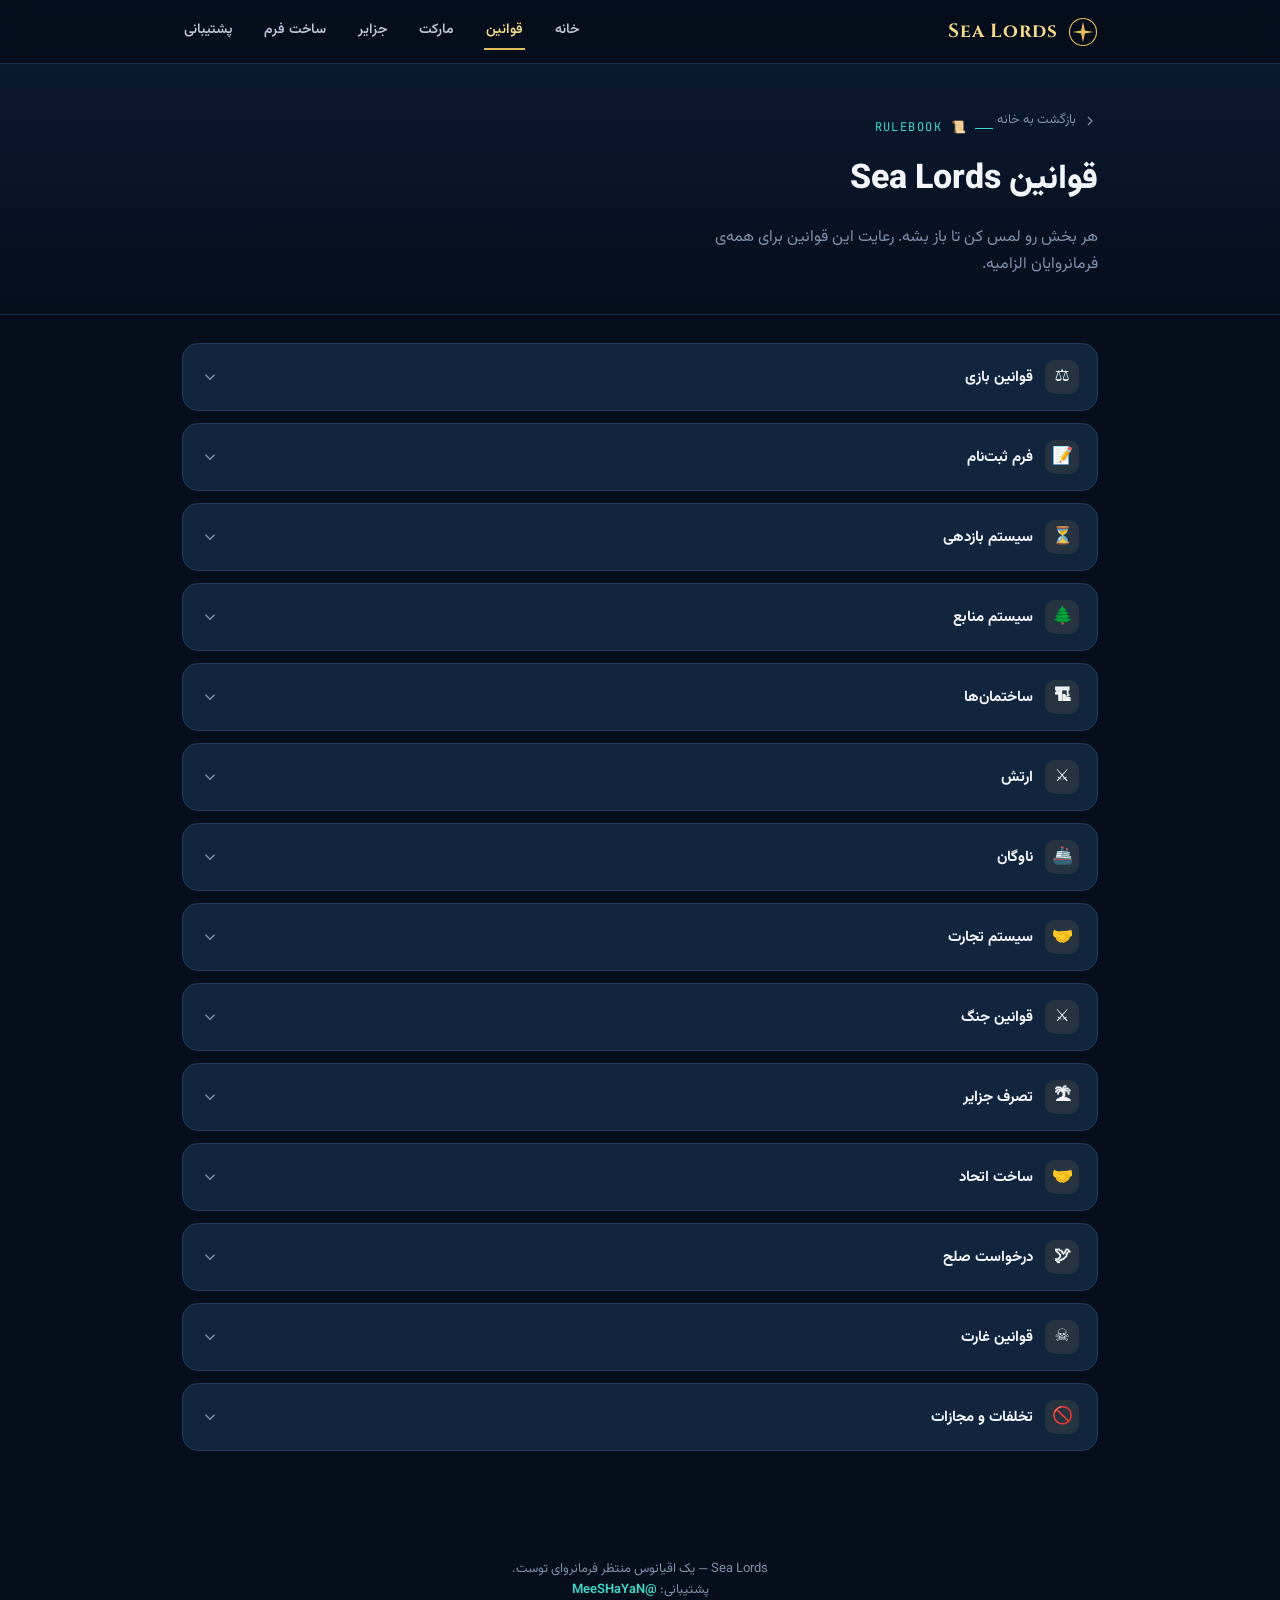
<file: rules.html>
<!doctype html>
<html lang="fa" dir="rtl">
<head>
<meta charset="UTF-8">
<meta name="viewport" content="width=device-width, initial-scale=1, viewport-fit=cover">
<title>قوانین بازی | Sea Lords</title>
<meta name="description" content="قوانین کامل بازی Sea Lords: ثبت‌نام، سیستم بازده، منابع، جنگ، تصرف جزایر، اتحاد، صلح، غارت و تخلفات.">
<link rel="icon" href="data:,">
<link rel="manifest" href="manifest.json">
<meta name="theme-color" content="#060e1c">
<link rel="apple-touch-icon" href="assets/icons/icon-180.png">
<meta name="apple-mobile-web-app-capable" content="yes">
<meta name="apple-mobile-web-app-status-bar-style" content="black-translucent">
<meta name="apple-mobile-web-app-title" content="Sea Lords">
<link rel="stylesheet" href="assets/style.css">
</head>
<body data-page="rules">

<header class="topbar">
  <div class="container">
    <a href="index.html" class="brand">
      <svg class="brand-mark" viewBox="0 0 40 40" fill="none">
        <circle cx="20" cy="20" r="18" stroke="#e3bd5d" stroke-width="1.5"/>
        <path d="M20 6 L22.5 18 L34 20 L22.5 22 L20 34 L17.5 22 L6 20 L17.5 18 Z" fill="#e3bd5d"/>
      </svg>
      Sea Lords
    </a>
    <nav class="desktop-nav">
      <a href="index.html" data-nav="home">خانه</a>
      <a href="rules.html" data-nav="rules">قوانین</a>
      <a href="market.html" data-nav="market">مارکت</a>
      <a href="islands.html" data-nav="islands">جزایر</a>
      <a href="forms.html" data-nav="forms">ساخت فرم</a>
      <a href="https://rubika.ir/MeeSHaYaN" target="_blank" rel="noopener">پشتیبانی</a>
    </nav>
  </div>
</header>

<section class="page-hero">
  <div class="container">
    <a class="back-link" href="index.html">
      <svg viewBox="0 0 24 24" fill="none" stroke="currentColor" stroke-width="1.8"><path d="M9 6l6 6-6 6"/></svg>
      بازگشت به خانه
    </a>
    <div class="eyebrow">📜 RULEBOOK</div>
    <h1 class="section-title">قوانین Sea Lords</h1>
    <p class="section-sub">هر بخش رو لمس کن تا باز بشه. رعایت این قوانین برای همه‌ی فرمانروایان الزامیه.</p>
  </div>
</section>

<section class="section" style="padding-top:28px;">
  <div class="container">

    <!-- 1. قوانین بازی -->
    <div class="accordion-item">
      <button class="accordion-head">
        <span class="ic">⚖️</span> قوانین بازی
        <svg class="chev" width="18" height="18" viewBox="0 0 24 24" fill="none" stroke="currentColor" stroke-width="1.8"><path d="M6 9l6 6 6-6"/></svg>
      </button>
      <div class="accordion-panel"><div class="accordion-panel-inner">
        <p>به‌منظور حفظ نظم، عدالت و ایجاد یک رقابت سالم، تمامی بازیکنان Sea Lords موظف به رعایت قوانین زیر هستند.</p>
        <div class="rule-line"><span class="rule-dot">🔸</span><span>احترام به تمامی بازیکنان الزامی است. هرگونه توهین، تهدید یا ایجاد حاشیه، تخلف محسوب می‌شود.</span></div>
        <div class="rule-line"><span class="rule-dot">🔸</span><span>تصمیمات گیم‌مستر و مدیریت در تمامی اختلافات، نبردها و رویدادهای بازی نهایی و لازم‌الاجرا است.</span></div>
        <div class="rule-line"><span class="rule-dot">🔸</span><span>سوءاستفاده از باگ‌ها، ابهامات قوانین یا هرگونه اقدام برای کسب برتری ناعادلانه، ممنوع بوده و با جریمه یا حذف از فصل همراه خواهد بود.</span></div>
        <div class="rule-line"><span class="rule-dot">🔸</span><span>تمامی حملات، تجارت‌ها، اتحادها و اقدامات مهم باید مطابق قوانین بازی و از طریق روش‌های اعلام‌شده انجام شوند.</span></div>
        <div class="rule-line"><span class="rule-dot">🔸</span><span>انجام هرگونه اقدام خارج از قوانین یا بدون تأیید مدیریت، فاقد اعتبار خواهد بود.</span></div>
        <div class="rule-line"><span class="rule-dot">🔸</span><span>قوانین بازی ممکن است در طول فصل بروزرسانی شوند. مطالعه اطلاعیه‌های رسمی بر عهده تمامی بازیکنان است.</span></div>
        <div class="warn-box">⚠️ ورود به Sea Lords و ادامه فعالیت در بازی، به‌منزله پذیرش تمامی قوانین منتشرشده است.</div>
      </div></div>
    </div>

    <!-- 2. فرم ثبت‌نام -->
    <div class="accordion-item">
      <button class="accordion-head">
        <span class="ic">📝</span> فرم ثبت‌نام
        <svg class="chev" width="18" height="18" viewBox="0 0 24 24" fill="none" stroke="currentColor" stroke-width="1.8"><path d="M6 9l6 6 6-6"/></svg>
      </button>
      <div class="accordion-panel"><div class="accordion-panel-inner">
        <p>به‌منظور حفظ نظم و ثبت اطلاعات تمامی فرمانروایان، ورود به هر فصل تنها از طریق تکمیل فرم ثبت‌نام امکان‌پذیر خواهد بود. پس از تأیید فرم توسط مدیریت، جزیره اختصاصی شما ثبت شده و بازی به‌صورت رسمی آغاز می‌شود.</p>
        <div class="form-box">
          <div class="form-title">📋 فرم ثبت‌نام</div>
          <div class="form-row"><b>👤 نام فرمانروا:</b></div>
          <div class="form-row"><b>🏝 نام جزیره:</b></div>
          <div class="form-row"><b>🏴 نام پادشاهی:</b></div>
          <div class="form-row"><b>📝 توضیحات (اختیاری):</b></div>
          <div class="form-row"><b>📅 تاریخ ثبت:</b></div>
          <div class="form-row"><b>🖋️ امضای فرمانروا:</b></div>
        </div>
        <div class="warn-box">⚠️ هر بازیکن تنها مجاز به ثبت یک جزیره در هر فصل است.</div>
      </div></div>
    </div>

    <!-- 3. سیستم بازدهی -->
    <div class="accordion-item">
      <button class="accordion-head">
        <span class="ic">⏳</span> سیستم بازدهی
        <svg class="chev" width="18" height="18" viewBox="0 0 24 24" fill="none" stroke="currentColor" stroke-width="1.8"><path d="M6 9l6 6 6-6"/></svg>
      </button>
      <div class="accordion-panel"><div class="accordion-panel-inner">
        <p>در Sea Lords تمامی فعالیت‌های بازی بر اساس «بازده» انجام می‌شود. با آغاز هر بازده، منابع تولید شده، ساختمان‌ها فعالیت خود را انجام می‌دهند و تمامی عملیات ثبت‌شده بررسی خواهد شد.</p>
        <div class="rule-line"><span class="rule-dot">🔸</span><span>تمامی ساختمان‌های تولیدی، در هر بازده منابع مربوط به خود را تولید می‌کنند.</span></div>
        <div class="rule-line"><span class="rule-dot">🔸</span><span>آموزش نیروها و ساخت کشتی‌ها پس از پایان زمان تعیین‌شده، در بازده مربوطه تکمیل خواهند شد.</span></div>
        <div class="rule-line"><span class="rule-dot">🔸</span><span>حملات، تجارت، جابه‌جایی ناوگان و سایر عملیات، تنها در بازده‌های معتبر انجام می‌شوند.</span></div>
        <div class="rule-line"><span class="rule-dot">🔸</span><span>زمان شروع و پایان هر بازده، توسط مدیریت در کانال رسمی اعلام خواهد شد.</span></div>
        <div class="rule-line"><span class="rule-dot">🔸</span><span>هیچ عملیاتی خارج از بازده‌های رسمی بازی معتبر نخواهد بود.</span></div>
        <div class="warn-box">⚠️ تمامی بازیکنان موظف هستند زمان بازده‌ها را دنبال کنند؛ بسیاری از رویدادها بر اساس آن انجام می‌شود.</div>
      </div></div>
    </div>

    <!-- 4. سیستم منابع -->
    <div class="accordion-item">
      <button class="accordion-head">
        <span class="ic">🌲</span> سیستم منابع
        <svg class="chev" width="18" height="18" viewBox="0 0 24 24" fill="none" stroke="currentColor" stroke-width="1.8"><path d="M6 9l6 6 6-6"/></svg>
      </button>
      <div class="accordion-panel"><div class="accordion-panel-inner">
        <p>تمامی فعالیت‌های اقتصادی و نظامی در Sea Lords بر پایه منابع انجام می‌شود. مدیریت صحیح منابع، مهم‌ترین عامل پیشرفت هر جزیره خواهد بود.</p>
        <div class="rule-line"><span class="rule-dot">💰</span><span><b>سکه</b> — واحد اصلی اقتصاد بازی که برای ساخت ساختمان‌ها، آموزش نیروها، ساخت کشتی‌ها و خرید آیتم‌ها استفاده می‌شود.</span></div>
        <div class="rule-line"><span class="rule-dot">🪵</span><span><b>چوب</b> — برای ساخت ساختمان‌ها، کشتی‌ها و برخی تجهیزات موردنیاز است.</span></div>
        <div class="rule-line"><span class="rule-dot">🪨</span><span><b>سنگ</b> — منبع اصلی ساخت سازه‌های دفاعی و ساختمان‌های مستحکم.</span></div>
        <div class="rule-line"><span class="rule-dot">🐟</span><span><b>ماهی</b> — غذای اصلی مردم و ارتش. بدون غذای کافی، توسعه جزیره و آموزش نیروها امکان‌پذیر نخواهد بود.</span></div>
        <div class="rule-line"><span class="rule-dot">👥</span><span><b>جمعیت</b> — نیروی انسانی جزیره که می‌تواند در ساختمان‌ها فعالیت کند یا به سرباز تبدیل شود.</span></div>
        <div class="rule-line"><span class="rule-dot">🗡</span><span><b>تجهیزات</b> — شمشیر، نیزه، کمان و تبر که در کارگاه ادوات تولید شده و برای آموزش سربازان استفاده می‌شود.</span></div>
        <div class="warn-box">⚠️ تمامی منابع از طریق ساختمان‌ها، تجارت، غنیمت جنگی و تصرف جزایر قابل افزایش هستند.</div>
      </div></div>
    </div>

    <!-- 5. ساختمان‌ها -->
    <div class="accordion-item">
      <button class="accordion-head">
        <span class="ic">🏗</span> ساختمان‌ها
        <svg class="chev" width="18" height="18" viewBox="0 0 24 24" fill="none" stroke="currentColor" stroke-width="1.8"><path d="M6 9l6 6 6-6"/></svg>
      </button>
      <div class="accordion-panel"><div class="accordion-panel-inner">
        <p>ساختمان‌ها قلب جزیره شما هستند. بدون توسعه آن‌ها، تولید منابع، آموزش ارتش و گسترش قلمرو امکان‌پذیر نخواهد بود.</p>
        <div class="rule-line"><span class="rule-dot">🏘</span><span><b>خانه مسکونی</b> — افزایش ظرفیت جمعیت جزیره.</span></div>
        <div class="rule-line"><span class="rule-dot">🛠</span><span><b>کارگاه ادوات</b> — تولید شمشیر، نیزه، کمان و تبر برای آموزش سربازان.</span></div>
        <div class="rule-line"><span class="rule-dot">🪵</span><span><b>اردوگاه چوب‌بری</b> — تولید چوب موردنیاز برای ساختمان‌ها و کشتی‌ها.</span></div>
        <div class="rule-line"><span class="rule-dot">🪨</span><span><b>سنگ‌بری</b> — تولید سنگ جهت توسعه سازه‌ها و استحکامات.</span></div>
        <div class="rule-line"><span class="rule-dot">⚓</span><span><b>بندر</b> — افزایش ظرفیت ناوگان و امکان اعزام کشتی‌های بیشتر.</span></div>
        <div class="rule-line"><span class="rule-dot">🏰</span><span><b>برج نگهبانی</b> — افزایش قدرت دفاعی جزیره در برابر حملات دشمن.</span></div>
        <div class="warn-box">⚠️ اطلاعات کامل هزینه ساخت، بازده و قابلیت هر ساختمان در <a href="market.html" style="color:#e3bd5d;font-weight:700;">صفحه مارکت</a> منتشر شده است.</div>
      </div></div>
    </div>

    <!-- 6. ارتش -->
    <div class="accordion-item">
      <button class="accordion-head">
        <span class="ic">⚔️</span> ارتش
        <svg class="chev" width="18" height="18" viewBox="0 0 24 24" fill="none" stroke="currentColor" stroke-width="1.8"><path d="M6 9l6 6 6-6"/></svg>
      </button>
      <div class="accordion-panel"><div class="accordion-panel-inner">
        <p>ارتش، مهم‌ترین نیروی دفاعی و تهاجمی هر فرمانروا در Sea Lords است. بدون ارتشی قدرتمند، حفظ جزیره و فتح سرزمین‌های جدید امکان‌پذیر نخواهد بود.</p>
        <div class="rule-line"><span class="rule-dot">🛡</span><span><b>نیزه‌دار</b> — نیروی دفاعی خط مقدم با مقاومت بالا در نبردها.</span></div>
        <div class="rule-line"><span class="rule-dot">🗡</span><span><b>شمشیرزن</b> — نیروی متعادل با عملکرد مناسب در حمله و دفاع.</span></div>
        <div class="rule-line"><span class="rule-dot">🏹</span><span><b>کماندار</b> — نیروی دوربرد با قدرت تهاجمی بالا و مناسب برای پشتیبانی.</span></div>
        <div class="rule-line"><span class="rule-dot">🪓</span><span><b>تبرزن</b> — نیروی هجومی سنگین با قدرت تخریب بالا در نبردهای نزدیک.</span></div>
        <div class="rule-line"><span class="rule-dot">🔸</span><span>آموزش هر سرباز به جمعیت و تجهیزات نیاز دارد.</span></div>
        <div class="rule-line"><span class="rule-dot">🔸</span><span>قدرت ارتش به ترکیب صحیح نیروها بستگی دارد، نه صرفاً تعداد آن‌ها.</span></div>
        <div class="warn-box">⚠️ از دست دادن نیروها در نبرد دائمی است و تنها با آموزش مجدد قابل جبران است. هزینه‌ها در <a href="market.html" style="color:#e3bd5d;font-weight:700;">صفحه مارکت</a> منتشر شده.</div>
      </div></div>
    </div>

    <!-- 7. ناوگان -->
    <div class="accordion-item">
      <button class="accordion-head">
        <span class="ic">🚢</span> ناوگان
        <svg class="chev" width="18" height="18" viewBox="0 0 24 24" fill="none" stroke="currentColor" stroke-width="1.8"><path d="M6 9l6 6 6-6"/></svg>
      </button>
      <div class="accordion-panel"><div class="accordion-panel-inner">
        <p>ناوگان دریایی، ستون اصلی قدرت هر فرمانروا در Sea Lords است. تمامی جابه‌جایی‌ها، تجارت‌ها و لشکرکشی‌های دریایی تنها با استفاده از کشتی‌ها انجام می‌شود.</p>
        <div class="rule-line"><span class="rule-dot">🚢</span><span><b>کشتی تجاری</b> — مناسب برای حمل منابع، کالا و انجام تجارت میان جزایر.</span></div>
        <div class="rule-line"><span class="rule-dot">⛵</span><span><b>کشتی ترابری</b> — برای جابه‌جایی سربازان و تجهیزات نظامی بین جزایر استفاده می‌شود.</span></div>
        <div class="rule-line"><span class="rule-dot">🛡</span><span><b>کشتی محافظ</b> — وظیفه اسکورت کشتی‌های تجاری و دفاع از ناوگان را بر عهده دارد.</span></div>
        <div class="rule-line"><span class="rule-dot">⚔️</span><span><b>کشتی جنگی</b> — اصلی‌ترین نیروی دریایی در نبردها و حمله به ناوگان دشمن.</span></div>
        <div class="rule-line"><span class="rule-dot">🔸</span><span>هر کشتی ظرفیت مشخصی برای حمل سرباز یا کالا دارد.</span></div>
        <div class="rule-line"><span class="rule-dot">🔸</span><span>بدون کشتی، انتقال نیرو، تجارت و لشکرکشی دریایی امکان‌پذیر نخواهد بود.</span></div>
        <div class="warn-box">⚠️ نابودی ناوگان در دریا، باعث از بین رفتن کشتی‌ها و محموله‌های حمل‌شده خواهد شد. مشخصات کامل در <a href="market.html" style="color:#e3bd5d;font-weight:700;">صفحه مارکت</a>.</div>
      </div></div>
    </div>

    <!-- 8. سیستم تجارت -->
    <div class="accordion-item">
      <button class="accordion-head">
        <span class="ic">🤝</span> سیستم تجارت
        <svg class="chev" width="18" height="18" viewBox="0 0 24 24" fill="none" stroke="currentColor" stroke-width="1.8"><path d="M6 9l6 6 6-6"/></svg>
      </button>
      <div class="accordion-panel"><div class="accordion-panel-inner">
        <p>تجارت یکی از مهم‌ترین راه‌های توسعه جزیره در Sea Lords است. تمامی فرمانروایان می‌توانند با توافق دوطرفه، منابع و کالاهای خود را مبادله کنند.</p>
        <div class="rule-line"><span class="rule-dot">🔸</span><span>تمامی معاملات باید از طریق فرم رسمی تجارت ثبت شوند.</span></div>
        <div class="rule-line"><span class="rule-dot">🔸</span><span>جزیره فرستنده و جزیره دریافت‌کننده باید در فرم مشخص شوند.</span></div>
        <div class="rule-line"><span class="rule-dot">🔸</span><span>مقدار دقیق منابع ارسالی و دریافتی باید در فرم ثبت شود.</span></div>
        <div class="rule-line"><span class="rule-dot">🔸</span><span>تمامی محموله‌ها تنها از طریق ناوگان دریایی منتقل خواهند شد.</span></div>
        <div class="rule-line"><span class="rule-dot">🔸</span><span>فرمانروایان می‌توانند برای حفاظت از محموله‌های خود، کشتی محافظ اعزام کنند.</span></div>
        <div class="rule-line"><span class="rule-dot">🔸</span><span>در صورت حمله دشمن به مسیر تجاری، نتیجه نبرد توسط مدیریت بررسی و اعلام خواهد شد.</span></div>
        <div class="rule-line"><span class="rule-dot">🔸</span><span>هرگونه معامله خارج از فرم رسمی، فاقد اعتبار بوده و ثبت نخواهد شد.</span></div>
        <div class="form-box">
          <div class="form-title">📋 فرم تجارت</div>
          <div class="form-row"><b>🔹 جزیره ارسال‌کننده:</b></div>
          <div class="form-row"><b>🔹 جزیره دریافت‌کننده:</b></div>
          <div class="form-row"><b>🔹 منابع ارسالی:</b></div>
          <div class="form-row"><b>🔹 منابع دریافتی:</b></div>
          <div class="form-row"><b>🔹 تعداد کشتی‌های تجاری:</b></div>
          <div class="form-row"><b>🔹 تعداد کشتی‌های محافظ:</b></div>
          <div class="form-row"><b>🔹 تاریخ ثبت:</b></div>
          <div class="form-row"><b>🖋️ امضای فرستنده:</b></div>
          <div class="form-row"><b>🖋️ امضای دریافت‌کننده:</b></div>
        </div>
        <div class="warn-box">⚠️ پس از تأیید مدیریت، تجارت انجام‌شده به‌عنوان معامله رسمی بازی ثبت خواهد شد.</div>
      </div></div>
    </div>

    <!-- 9. قوانین جنگ -->
    <div class="accordion-item">
      <button class="accordion-head">
        <span class="ic">⚔️</span> قوانین جنگ
        <svg class="chev" width="18" height="18" viewBox="0 0 24 24" fill="none" stroke="currentColor" stroke-width="1.8"><path d="M6 9l6 6 6-6"/></svg>
      </button>
      <div class="accordion-panel"><div class="accordion-panel-inner">
        <p>در Sea Lords، نتیجه جنگ تنها به تعداد سربازان وابسته نیست. تاکتیک، برنامه‌ریزی و کیفیت رول شما، نقش مهمی در سرنوشت نبرد خواهد داشت.</p>
        <div class="rule-line"><span class="rule-dot">🔸</span><span>تمامی حملات باید پیش از آغاز، از طریق فرم اعلان جنگ ثبت شوند.</span></div>
        <div class="rule-line"><span class="rule-dot">🔸</span><span>مهاجم و مدافع هر دو موظف هستند رول (سناریوی نبرد) خود را ارسال کنند.</span></div>
        <div class="rule-line"><span class="rule-dot">🔸</span><span>رول جنگ باید حداقل ۵ خط باشد و محدودیتی در حداکثر تعداد خطوط ندارد.</span></div>
        <div class="rule-line"><span class="rule-dot">🔸</span><span>در رول باید نحوه حرکت نیروها، آرایش ارتش، استفاده از ناوگان، تاکتیک‌ها و هدف عملیات به‌صورت کامل توضیح داده شود.</span></div>
        <div class="rule-line"><span class="rule-dot">🔸</span><span>کیفیت رول، تعداد نیروها، نوع سربازان، ناوگان، تجهیزات، ساختمان‌های دفاعی و شرایط میدان نبرد، همگی در نتیجه جنگ تأثیرگذار خواهند بود.</span></div>
        <div class="rule-line"><span class="rule-dot">🔸</span><span>رول‌های غیرمنطقی، ناقص یا مغایر با قوانین بازی ممکن است رد شده یا باعث کاهش شانس پیروزی شوند.</span></div>
        <div class="form-box">
          <div class="form-title">📋 فرم اعلان جنگ</div>
          <div class="form-row"><b>🔹 جزیره مهاجم:</b></div>
          <div class="form-row"><b>🔹 جزیره مدافع:</b></div>
          <div class="form-row"><b>🔹 هدف حمله:</b></div>
          <div class="form-row"><b>🔹 تعداد نیروهای اعزامی:</b></div>
          <div class="form-row"><b>🔹 ناوگان اعزامی:</b></div>
          <div class="form-row"><b>🔹 زمان آغاز حمله:</b></div>
          <div class="form-row"><span>📝 رول جنگ در پایین همین فرم ارسال می‌شود (حداقل ۵ خط، بدون محدودیت حداکثر).</span></div>
          <div class="form-row"><b>🖋️ امضای فرمانروای مهاجم:</b></div>
        </div>
        <div class="warn-box">⚠️ هرگونه حمله بدون ثبت فرم رسمی یا بدون ارسال رول جنگ، فاقد اعتبار بوده و بررسی نخواهد شد.</div>
      </div></div>
    </div>

    <!-- 10. تصرف جزایر -->
    <div class="accordion-item">
      <button class="accordion-head">
        <span class="ic">🏝</span> تصرف جزایر
        <svg class="chev" width="18" height="18" viewBox="0 0 24 24" fill="none" stroke="currentColor" stroke-width="1.8"><path d="M6 9l6 6 6-6"/></svg>
      </button>
      <div class="accordion-panel"><div class="accordion-panel-inner">
        <p>تصرف جزایر، مهم‌ترین راه گسترش قلمرو و افزایش قدرت در Sea Lords است. هر جزیره جدید، منابع، جمعیت و فرصت‌های بیشتری را در اختیار فرمانروای خود قرار می‌دهد.</p>
        <div class="rule-line"><span class="rule-dot">🔸</span><span>تنها در صورت پیروزی کامل در جنگ، امکان تصرف جزیره وجود دارد.</span></div>
        <div class="rule-line"><span class="rule-dot">🔸</span><span>نتیجه نهایی تصرف، پس از بررسی رول‌های دو طرف توسط مدیریت اعلام خواهد شد.</span></div>
        <div class="rule-line"><span class="rule-dot">🔸</span><span>جزیره تصرف‌شده به مالکیت فرمانروای پیروز منتقل شده و تمامی تغییرات توسط مدیریت ثبت می‌شود.</span></div>
        <div class="rule-line"><span class="rule-dot">🔸</span><span>بخشی از منابع و دارایی‌های جزیره، به‌عنوان غنیمت جنگی به فرمانروای پیروز تعلق خواهد گرفت.</span></div>
        <div class="rule-line"><span class="rule-dot">🔸</span><span>نیروهای باقی‌مانده مدافع به نتیجه نبرد بستگی داشته و ممکن است نابود، اسیر یا عقب‌نشینی کنند.</span></div>
        <div class="rule-line"><span class="rule-dot">🔸</span><span>مدیریت در شرایط خاص می‌تواند تصرف کامل، تصرف موقت یا شکست حمله را اعلام کند.</span></div>
        <div class="form-box">
          <div class="form-title">📋 فرم درخواست تصرف</div>
          <div class="form-row"><b>🔹 جزیره مهاجم:</b></div>
          <div class="form-row"><b>🔹 جزیره موردنظر:</b></div>
          <div class="form-row"><b>🔹 تاریخ نبرد:</b></div>
          <div class="form-row"><b>🔹 نتیجه اعلام‌شده توسط مدیریت:</b></div>
          <div class="form-row"><b>🖋️ امضای فرمانروای پیروز:</b></div>
        </div>
        <div class="warn-box">⚠️ هیچ جزیره‌ای بدون اعلام رسمی مدیریت، تصرف‌شده محسوب نخواهد شد.</div>
      </div></div>
    </div>

    <!-- 11. ساخت اتحاد -->
    <div class="accordion-item">
      <button class="accordion-head">
        <span class="ic">🤝</span> ساخت اتحاد
        <svg class="chev" width="18" height="18" viewBox="0 0 24 24" fill="none" stroke="currentColor" stroke-width="1.8"><path d="M6 9l6 6 6-6"/></svg>
      </button>
      <div class="accordion-panel"><div class="accordion-panel-inner">
        <p>فرمانروایان می‌توانند برای افزایش قدرت، گسترش نفوذ و همکاری در نبردها، یک اتحاد مشترک تشکیل دهند.</p>
        <div class="rule-line"><span class="rule-dot">🔸</span><span>تشکیل اتحاد تنها با رضایت تمامی اعضای مؤسس امکان‌پذیر است.</span></div>
        <div class="rule-line"><span class="rule-dot">🔸</span><span>هر اتحاد باید دارای نام اختصاصی باشد.</span></div>
        <div class="rule-line"><span class="rule-dot">🔸</span><span>تمامی اعضای اتحاد موظف به رعایت قوانین رسمی بازی هستند.</span></div>
        <div class="rule-line"><span class="rule-dot">🔸</span><span>اتحادهای ثبت‌شده می‌توانند در نبردها از یکدیگر حمایت کرده و روابط تجاری آسان‌تری داشته باشند.</span></div>
        <div class="rule-line"><span class="rule-dot">🔸</span><span>هرگونه تغییر در اعضا یا انحلال اتحاد باید به مدیریت اعلام شود.</span></div>
        <div class="form-box">
          <div class="form-title">📋 فرم ساخت اتحاد</div>
          <div class="form-row"><b>🔹 نام اتحاد:</b></div>
          <div class="form-row"><b>🔹 جزیره بنیان‌گذار:</b></div>
          <div class="form-row"><b>🔹 فرمانروای بنیان‌گذار:</b></div>
          <div class="form-row"><b>🔹 اعضای اولیه:</b></div>
          <div class="form-row"><b>🔹 هدف از تشکیل اتحاد:</b></div>
          <div class="form-row"><b>🔹 تاریخ ثبت:</b></div>
          <div class="form-row"><b>🖋️ امضای بنیان‌گذار:</b></div>
        </div>
        <div class="warn-box">⚠️ اتحاد تنها پس از تأیید مدیریت، به‌عنوان یک اتحاد رسمی در Sea Lords شناخته خواهد شد.</div>
      </div></div>
    </div>

    <!-- 12. درخواست صلح -->
    <div class="accordion-item">
      <button class="accordion-head">
        <span class="ic">🕊</span> درخواست صلح
        <svg class="chev" width="18" height="18" viewBox="0 0 24 24" fill="none" stroke="currentColor" stroke-width="1.8"><path d="M6 9l6 6 6-6"/></svg>
      </button>
      <div class="accordion-panel"><div class="accordion-panel-inner">
        <p>در Sea Lords، هیچ جنگی ابدی نیست. فرمانروایان می‌توانند با توافق دو طرف، به نبرد پایان داده و پیمان صلح امضا کنند.</p>
        <div class="rule-line"><span class="rule-dot">🔸</span><span>درخواست صلح تنها با رضایت هر دو طرف معتبر خواهد بود.</span></div>
        <div class="rule-line"><span class="rule-dot">🔸</span><span>تا پیش از تأیید مدیریت، جنگ همچنان ادامه خواهد داشت.</span></div>
        <div class="rule-line"><span class="rule-dot">🔸</span><span>پس از ثبت صلح، هرگونه حمله میان طرفین تا پایان مدت پیمان ممنوع است.</span></div>
        <div class="rule-line"><span class="rule-dot">🔸</span><span>در صورت نقض پیمان صلح، فرمانروای متخلف مشمول جریمه خواهد شد.</span></div>
        <div class="rule-line"><span class="rule-dot">🔸</span><span>مدت اعتبار پیمان صلح باید هنگام ثبت مشخص شود.</span></div>
        <div class="form-box">
          <div class="form-title">📋 فرم درخواست صلح</div>
          <div class="form-row"><b>🔹 جزیره اول:</b></div>
          <div class="form-row"><b>🔹 جزیره دوم:</b></div>
          <div class="form-row"><b>🔹 مدت پیمان:</b></div>
          <div class="form-row"><b>🔹 شرایط توافق:</b></div>
          <div class="form-row"><b>🖋️ امضای فرمانروای اول:</b></div>
          <div class="form-row"><b>🖋️ امضای فرمانروای دوم:</b></div>
        </div>
        <div class="warn-box">⚠️ تنها پیمان‌های صلحی که توسط مدیریت ثبت و تأیید شوند، معتبر خواهند بود.</div>
      </div></div>
    </div>

    <!-- 13. قوانین غارت -->
    <div class="accordion-item">
      <button class="accordion-head">
        <span class="ic">☠️</span> قوانین غارت
        <svg class="chev" width="18" height="18" viewBox="0 0 24 24" fill="none" stroke="currentColor" stroke-width="1.8"><path d="M6 9l6 6 6-6"/></svg>
      </button>
      <div class="accordion-panel"><div class="accordion-panel-inner">
        <p>غارت یکی از پاداش‌های پیروزی در نبرد است. فرمانروایی که موفق به فتح یا شکست دشمن شود، می‌تواند بخشی از منابع جزیره مقابل را به‌عنوان غنیمت دریافت کند.</p>
        <div class="rule-line"><span class="rule-dot">🔸</span><span>غارت تنها پس از پیروزی رسمی در یک نبرد امکان‌پذیر است.</span></div>
        <div class="rule-line"><span class="rule-dot">🔸</span><span>میزان غنیمت بر اساس نتیجه نبرد، میزان تلفات، وضعیت جزیره و تصمیم مدیریت تعیین خواهد شد.</span></div>
        <div class="rule-line"><span class="rule-dot">🔸</span><span>بازیکنان مجاز به تعیین مقدار غنیمت نیستند.</span></div>
        <div class="rule-line"><span class="rule-dot">🔸</span><span>انتقال غنیمت تنها از طریق ناوگان دریایی انجام می‌شود.</span></div>
        <div class="rule-line"><span class="rule-dot">🔸</span><span>در صورت نابودی ناوگان حامل غنیمت، بخشی یا تمام منابع از بین خواهد رفت.</span></div>
        <div class="rule-line"><span class="rule-dot">🔸</span><span>هرگونه غارت بدون ثبت نبرد رسمی، فاقد اعتبار بوده و بررسی نخواهد شد.</span></div>
        <div class="form-box">
          <div class="form-title">📋 فرم غارت</div>
          <div class="form-row"><b>🔹 جزیره پیروز:</b></div>
          <div class="form-row"><b>🔹 جزیره شکست‌خورده:</b></div>
          <div class="form-row"><b>🔹 تاریخ نبرد:</b></div>
          <div class="form-row"><b>🔹 تعداد کشتی‌های حمل غنیمت:</b></div>
          <div class="form-row"><span>📝 میزان غنیمت پس از بررسی نبرد، توسط مدیریت تعیین و ثبت خواهد شد.</span></div>
          <div class="form-row"><b>🖋️ امضای فرمانروای پیروز:</b></div>
        </div>
        <div class="warn-box">⚠️ تنها غارت‌هایی که توسط مدیریت تأیید و ثبت شوند، معتبر بوده و منابع آن به جزیره پیروز اضافه خواهد شد.</div>
      </div></div>
    </div>

    <!-- 14. تخلفات و مجازات -->
    <div class="accordion-item">
      <button class="accordion-head">
        <span class="ic">🚫</span> تخلفات و مجازات
        <svg class="chev" width="18" height="18" viewBox="0 0 24 24" fill="none" stroke="currentColor" stroke-width="1.8"><path d="M6 9l6 6 6-6"/></svg>
      </button>
      <div class="accordion-panel"><div class="accordion-panel-inner">
        <p>به‌منظور حفظ نظم، عدالت و رقابت سالم در Sea Lords، تمامی فرمانروایان موظف به رعایت قوانین بازی هستند. هرگونه تخلف توسط مدیریت بررسی شده و با توجه به شدت آن، مجازات مناسب اعمال خواهد شد.</p>
        <div class="rule-line"><span class="rule-dot">🔸</span><span>استفاده از اطلاعات نادرست یا جعل فرم‌های رسمی ممنوع است.</span></div>
        <div class="rule-line"><span class="rule-dot">🔸</span><span>ارسال رول غیرمنطقی، مغایر با قوانین یا با هدف سوءاستفاده، تخلف محسوب می‌شود.</span></div>
        <div class="rule-line"><span class="rule-dot">🔸</span><span>توهین، تهدید، ایجاد حاشیه یا بی‌احترامی به بازیکنان و مدیریت ممنوع است.</span></div>
        <div class="rule-line"><span class="rule-dot">🔸</span><span>سوءاستفاده از باگ‌ها، ایرادات قوانین یا هرگونه اقدام برای کسب برتری ناعادلانه، ممنوع است.</span></div>
        <div class="rule-line"><span class="rule-dot">🔸</span><span>جعل پیام‌های مدیریت یا انتشار اخبار نادرست درباره بازی، تخلف محسوب می‌شود.</span></div>
        <div class="rule-line"><span class="rule-dot">🔸</span><span>استفاده از چند حساب کاربری (Multi Account) بدون مجوز مدیریت ممنوع است.</span></div>
        <div class="rule-line"><span class="rule-dot">🔸</span><span>تصمیم نهایی در تمامی پرونده‌های تخلف، بر عهده مدیریت خواهد بود.</span></div>

        <div class="item-block-label">⚖️ مجازات‌ها</div>
        <div class="rule-line"><span class="rule-dot">🔹</span><span>اخطار رسمی</span></div>
        <div class="rule-line"><span class="rule-dot">🔹</span><span>جریمه منابع</span></div>
        <div class="rule-line"><span class="rule-dot">🔹</span><span>لغو عملیات یا نبرد</span></div>
        <div class="rule-line"><span class="rule-dot">🔹</span><span>محرومیت موقت از برخی قابلیت‌های بازی</span></div>
        <div class="rule-line"><span class="rule-dot">🔹</span><span>حذف از فصل جاری (در تخلفات سنگین)</span></div>

        <div class="warn-box">⚠️ ناآگاهی از قوانین، دلیلی برای معافیت از مجازات نخواهد بود.</div>
      </div></div>
    </div>

  </div>
</section>

<footer class="site-footer">
  <div class="container">
    Sea Lords — یک اقیانوس منتظر فرمانروای توست.<br>
    پشتیبانی: <a href="https://rubika.ir/MeeSHaYaN" target="_blank" rel="noopener">@MeeSHaYaN</a>
  </div>
</footer>

<nav class="tabbar">
  <a href="index.html" data-nav="home">
    <svg viewBox="0 0 24 24" fill="none" stroke="currentColor" stroke-width="1.8"><path d="M3 11l9-8 9 8"/><path d="M5 10v10h14V10"/></svg>
    خانه
  </a>
  <a href="rules.html" data-nav="rules">
    <svg viewBox="0 0 24 24" fill="none" stroke="currentColor" stroke-width="1.8"><path d="M6 4h9l3 3v13H6z"/><path d="M9 10h6M9 14h6"/></svg>
    قوانین
  </a>
  <a href="market.html" data-nav="market">
    <svg viewBox="0 0 24 24" fill="none" stroke="currentColor" stroke-width="1.8"><path d="M6 8h12l-1 12H7L6 8z"/><path d="M9 8V6a3 3 0 016 0v2"/></svg>
    مارکت
  </a>
  <a href="islands.html" data-nav="islands">
    <svg viewBox="0 0 24 24" fill="none" stroke="currentColor" stroke-width="1.8"><circle cx="12" cy="12" r="9"/><path d="M8 14c1-2 2-3 4-3s3 1 4 3"/></svg>
    جزایر
  </a>
  <a href="forms.html" data-nav="forms">
    <svg viewBox="0 0 24 24" fill="none" stroke="currentColor" stroke-width="1.8"><path d="M9 12h6M9 16h4M7 4h10l2 3v13H5V7z"/></svg>
    ساخت فرم
  </a>
  <a href="https://rubika.ir/MeeSHaYaN" target="_blank" rel="noopener">
    <svg viewBox="0 0 24 24" fill="none" stroke="currentColor" stroke-width="1.8"><path d="M4 13a8 8 0 0116 0v5a2 2 0 01-2 2h-1v-7h3M4 18v-5h3v7H6a2 2 0 01-2-2z"/></svg>
    پشتیبانی
  </a>
</nav>

<script src="assets/script.js"></script>
</body>
</html>
</file>
<file: assets/style.css>
/* =========================================================
   SEA LORDS — Design tokens & base
   Mobile-first. Desktop enhancements live in min-width queries.
========================================================= */

@import url('https://fonts.googleapis.com/css2?family=Cinzel:wght@600;700;900&family=Vazirmatn:wght@400;500;600;700;800&family=JetBrains+Mono:wght@500;600&display=swap');

:root{
  /* --- color tokens --- */
  --navy-deep:   #060e1c;
  --navy-deep-2: #0a1830;
  --navy-mid:    #0e2038;
  --navy-card:   #11253f;
  --navy-card-2: #142a48;
  --navy-line:   #1f3c60;
  --navy-line-soft: #17304f;

  --gold:        #e3bd5d;
  --gold-hi:     #f6d98a;
  --gold-dim:    #a5822f;

  --silver:      #cfd8e2;
  --silver-hi:   #eef2f6;

  --bronze:      #c98a4b;
  --bronze-hi:   #e3ab73;

  --foam:        #3fd8c9;
  --foam-dim:    #1f7f78;

  --text-hi:     #f3f7fb;
  --text-mid:    #b9c6d9;
  --text-lo:     #7d90ab;

  --danger:      #e2695f;

  /* --- type --- */
  --font-display: 'Cinzel', serif;
  --font-body: 'Vazirmatn', system-ui, sans-serif;
  --font-mono: 'JetBrains Mono', monospace;

  /* --- radii / shadow --- */
  --r-sm: 10px;
  --r-md: 16px;
  --r-lg: 24px;
  --shadow-card: 0 10px 30px -12px rgba(0,0,0,0.55);
  --shadow-gold: 0 0 0 1px rgba(227,189,93,0.35), 0 10px 30px -10px rgba(227,189,93,0.25);

  --header-h: 64px;
  --tabbar-h: 68px;
}

*, *::before, *::after{ box-sizing: border-box; }

html{
  scroll-behavior: smooth;
}

@media (prefers-reduced-motion: reduce){
  html{ scroll-behavior: auto; }
  *{ animation-duration: 0.001ms !important; animation-iteration-count: 1 !important; transition-duration: 0.001ms !important; }
}

body{
  margin: 0;
  background: var(--navy-deep);
  color: var(--text-hi);
  font-family: var(--font-body);
  line-height: 1.65;
  -webkit-font-smoothing: antialiased;
  padding-bottom: calc(var(--tabbar-h) + 10px);
  overflow-x: hidden;
}

h1,h2,h3,h4{
  font-family: var(--font-body);
  color: var(--text-hi);
  margin: 0 0 .5em;
  font-weight: 700;
}

p{ margin: 0 0 1em; color: var(--text-mid); }

a{ color: inherit; text-decoration: none; }

ul{ margin:0; padding:0; list-style:none; }

button{ font-family: inherit; }

img, svg{ display:block; max-width:100%; }

::selection{ background: var(--gold); color: var(--navy-deep); }

:focus-visible{
  outline: 2px solid var(--foam);
  outline-offset: 3px;
  border-radius: 6px;
}

.container{
  max-width: 720px;
  margin: 0 auto;
  padding: 0 20px;
}

@media (min-width: 900px){
  .container{ max-width: 980px; padding: 0 32px; }
}

.section{
  padding: 56px 0;
  position: relative;
}

.eyebrow{
  display:inline-flex;
  align-items:center;
  gap:8px;
  font-family: var(--font-mono);
  font-size: 12px;
  letter-spacing: .12em;
  color: var(--foam);
  text-transform: uppercase;
  margin-bottom: 14px;
}
.eyebrow::before{
  content:"";
  width: 18px; height: 1px;
  background: var(--foam);
  display:inline-block;
}

.section-title{
  font-size: clamp(24px, 6vw, 34px);
  font-weight: 800;
}

.section-sub{
  color: var(--text-lo);
  max-width: 46ch;
}

/* =========================================================
   Top header (desktop) / Mobile top bar
========================================================= */
.topbar{
  position: sticky;
  top: 0;
  z-index: 40;
  height: var(--header-h);
  display:flex;
  align-items:center;
  background: rgba(6,14,28,0.78);
  backdrop-filter: blur(10px);
  border-bottom: 1px solid var(--navy-line-soft);
}
.topbar .container{
  display:flex;
  align-items:center;
  justify-content:space-between;
  width:100%;
}
.brand{
  display:flex;
  align-items:center;
  gap:10px;
  font-family: var(--font-display);
  font-weight:700;
  font-size: 19px;
  letter-spacing: .04em;
  color: var(--gold-hi);
}
.brand .brand-mark{
  width:30px; height:30px;
  flex-shrink:0;
}

.desktop-nav{
  display:none;
}

@media (min-width: 900px){
  .desktop-nav{
    display:flex;
    gap: 28px;
  }
  .desktop-nav a{
    font-size: 14px;
    font-weight:600;
    color: var(--text-mid);
    padding: 6px 2px;
    border-bottom: 2px solid transparent;
    transition: color .2s ease, border-color .2s ease;
  }
  .desktop-nav a:hover,
  .desktop-nav a.is-active{
    color: var(--gold-hi);
    border-color: var(--gold);
  }
}

/* =========================================================
   Mobile bottom tab bar (primary nav on mobile)
========================================================= */
.tabbar{
  position: fixed;
  bottom: 0; left: 0; right: 0;
  height: var(--tabbar-h);
  display:flex;
  z-index: 50;
  background: linear-gradient(180deg, rgba(10,20,38,0.65), rgba(6,12,24,0.97) 40%);
  backdrop-filter: blur(14px);
  border-top: 1px solid var(--navy-line-soft);
  padding-bottom: env(safe-area-inset-bottom, 0);
}
@media (min-width: 900px){
  .tabbar{ display:none; }
  body{ padding-bottom: 0; }
}

.tabbar a{
  flex:1;
  display:flex;
  flex-direction:column;
  align-items:center;
  justify-content:center;
  gap:2px;
  color: var(--text-lo);
  font-size: 9.5px;
  font-weight: 600;
  position: relative;
  text-align:center;
  line-height:1.15;
  padding: 0 1px;
}
.tabbar a svg{ width:19px; height:19px; stroke: currentColor; flex-shrink:0; }
.tabbar a.is-active{ color: var(--gold-hi); }
.tabbar a.is-active::before{
  content:"";
  position:absolute;
  top:2px;
  width:22px; height:3px;
  border-radius: 3px;
  background: var(--gold);
  box-shadow: 0 0 10px var(--gold);
}

/* =========================================================
   Hero
========================================================= */
.hero{
  position: relative;
  min-height: 100svh;
  display:flex;
  flex-direction:column;
  align-items:center;
  justify-content:center;
  text-align:center;
  padding: 90px 20px 60px;
  overflow:hidden;
  background:
    radial-gradient(ellipse 90% 60% at 50% 0%, rgba(63,216,201,0.10), transparent 60%),
    radial-gradient(ellipse 140% 80% at 50% 110%, rgba(227,189,93,0.10), transparent 60%),
    linear-gradient(180deg, var(--navy-deep) 0%, var(--navy-deep-2) 55%, var(--navy-mid) 100%);
}

.hero-compass{
  position:absolute;
  top: 46%;
  left: 50%;
  transform: translate(-50%,-50%);
  width: 620px;
  height: 620px;
  max-width: none;
  opacity: 0.16;
  animation: spin 140s linear infinite;
}
@keyframes spin{ to{ transform: translate(-50%,-50%) rotate(360deg); } }

.hero-content{ position:relative; z-index:2; }

.hero-kicker{
  font-family: var(--font-mono);
  font-size: 12px;
  letter-spacing: .18em;
  color: var(--foam);
  text-transform: uppercase;
  margin-bottom: 18px;
}

.hero-title{
  font-family: var(--font-display);
  font-weight: 900;
  letter-spacing: .05em;
  font-size: clamp(46px, 15vw, 88px);
  line-height: 1;
  background: linear-gradient(180deg, var(--gold-hi), var(--gold) 55%, var(--gold-dim));
  -webkit-background-clip: text;
  background-clip: text;
  color: transparent;
  margin-bottom: 18px;
  text-shadow: 0 0 60px rgba(227,189,93,0.25);
}

.hero-tagline{
  font-size: 16px;
  color: var(--text-mid);
  max-width: 40ch;
  margin: 0 auto 34px;
}
.hero-tagline b{ color: var(--text-hi); }

.hero-actions{
  display:flex;
  flex-direction:column;
  gap: 12px;
  width: 100%;
  max-width: 340px;
  margin: 0 auto;
}
@media (min-width:520px){
  .hero-actions{ flex-direction:row; max-width: none; justify-content:center; }
}

.btn{
  display:inline-flex;
  align-items:center;
  justify-content:center;
  gap:8px;
  padding: 15px 26px;
  border-radius: 999px;
  font-weight: 700;
  font-size: 15px;
  border: 1px solid transparent;
  transition: transform .2s ease, box-shadow .2s ease, background .2s ease;
  cursor:pointer;
  white-space:nowrap;
}
.btn:active{ transform: scale(0.97); }

.btn-gold{
  background: linear-gradient(180deg, var(--gold-hi), var(--gold));
  color: #17130a;
  box-shadow: 0 8px 24px -8px rgba(227,189,93,0.55);
}
.btn-gold:hover{ box-shadow: 0 10px 30px -6px rgba(227,189,93,0.7); }

.btn-ghost{
  background: rgba(255,255,255,0.03);
  border-color: var(--navy-line);
  color: var(--text-hi);
}
.btn-ghost:hover{ border-color: var(--gold); color: var(--gold-hi); }

.hero-wave{
  position:absolute;
  left:0; right:0; bottom:-2px;
  width:100%;
  line-height:0;
  z-index:1;
}

.scroll-cue{
  position:absolute;
  bottom: 26px;
  left:50%;
  transform: translateX(-50%);
  color: var(--text-lo);
  animation: bob 2.2s ease-in-out infinite;
  z-index:2;
}
@keyframes bob{ 0%,100%{ transform: translate(-50%,0);} 50%{ transform: translate(-50%,8px);} }

/* =========================================================
   Hall of Legends
========================================================= */
.legends{
  background: var(--navy-mid);
  border-top: 1px solid var(--navy-line-soft);
  border-bottom: 1px solid var(--navy-line-soft);
}

.legends-grid{
  display:flex;
  flex-direction:column;
  gap: 18px;
  margin-top: 34px;
}

@media (min-width: 720px){
  .legends-grid{
    flex-direction:row;
    align-items:flex-end;
    gap: 20px;
  }
  .legend-card.rank-1{ order:2; }
  .legend-card.rank-2{ order:1; }
  .legend-card.rank-3{ order:3; }
}

.legend-card{
  position:relative;
  border-radius: var(--r-lg);
  padding: 26px 20px 22px;
  text-align:center;
  background: linear-gradient(180deg, var(--navy-card-2), var(--navy-card));
  border: 1px solid var(--navy-line);
  overflow:hidden;
}

.legend-card::before{
  content:"";
  position:absolute;
  inset: 0;
  opacity: .5;
  background: radial-gradient(ellipse 120% 80% at 50% -20%, var(--glow, rgba(227,189,93,0.25)), transparent 65%);
  pointer-events:none;
}

.legend-card.rank-1{
  --glow: rgba(227,189,93,0.38);
  border-color: rgba(227,189,93,0.55);
  box-shadow: var(--shadow-gold);
  padding-top: 34px;
}
@media (min-width: 720px){ .legend-card.rank-1{ padding-bottom: 34px; transform: translateY(-10px); } }

.legend-card.rank-2{ --glow: rgba(207,216,226,0.25); }
.legend-card.rank-3{ --glow: rgba(201,138,75,0.28); }

.legend-medal{
  font-size: 30px;
  margin-bottom: 10px;
  filter: drop-shadow(0 4px 10px rgba(0,0,0,0.4));
}

.legend-avatar{
  width: 76px; height:76px;
  border-radius: 50%;
  margin: 0 auto 14px;
  display:flex;
  align-items:center;
  justify-content:center;
  font-family: var(--font-display);
  font-weight:700;
  font-size: 24px;
  color: var(--navy-deep);
  position:relative;
  z-index:1;
}
.rank-1 .legend-avatar{
  width: 92px; height:92px;
  font-size: 28px;
  background: linear-gradient(145deg, var(--gold-hi), var(--gold-dim));
  box-shadow: 0 0 0 4px rgba(227,189,93,0.18), 0 10px 26px -8px rgba(227,189,93,0.6);
}
.rank-2 .legend-avatar{ background: linear-gradient(145deg, var(--silver-hi), var(--silver)); }
.rank-3 .legend-avatar{ background: linear-gradient(145deg, var(--bronze-hi), var(--bronze)); }

.legend-name{
  font-size: 17px;
  font-weight: 700;
  color: var(--text-hi);
  position:relative; z-index:1;
  /* ▼▼ برای تغییر اسم بازیکن‌ها، همین متن رو تو HTML عوض کن ▼▼ */
}
.rank-1 .legend-name{ font-size: 20px; }

.legend-title{
  font-size: 12px;
  font-family: var(--font-mono);
  letter-spacing:.06em;
  color: var(--gold-hi);
  margin-top: 4px;
  position:relative; z-index:1;
}

.legend-rank-label{
  font-size: 11px;
  color: var(--text-lo);
  margin-top: 8px;
  position:relative; z-index:1;
}

/* =========================================================
   Quick links (channels)
========================================================= */
.links-grid{
  display:grid;
  grid-template-columns: 1fr;
  gap: 14px;
  margin-top: 30px;
}
@media (min-width: 640px){
  .links-grid{ grid-template-columns: 1fr 1fr; }
}

.link-card{
  display:flex;
  align-items:center;
  gap: 14px;
  padding: 18px;
  border-radius: var(--r-md);
  background: var(--navy-card);
  border: 1px solid var(--navy-line);
  transition: border-color .2s ease, transform .2s ease;
}
.link-card:hover{ border-color: var(--gold); transform: translateY(-2px); }

.link-icon{
  width: 44px; height:44px;
  border-radius: 12px;
  display:flex; align-items:center; justify-content:center;
  background: rgba(63,216,201,0.12);
  color: var(--foam);
  flex-shrink:0;
}
.link-icon svg{ width:22px; height:22px; }

.link-body{ flex:1; min-width:0; }
.link-title{ font-weight:700; color:var(--text-hi); font-size:15px; }
.link-sub{ font-size:13px; color:var(--text-lo); font-family: var(--font-mono); direction:ltr; text-align:right; }

.link-arrow{ color: var(--text-lo); flex-shrink:0; }

/* =========================================================
   Cards / generic content components (used in rules & market)
========================================================= */
.card{
  background: var(--navy-card);
  border: 1px solid var(--navy-line);
  border-radius: var(--r-md);
  padding: 20px;
}

.chip{
  display:inline-flex;
  align-items:center;
  gap:6px;
  padding: 5px 11px;
  border-radius: 999px;
  background: var(--navy-card-2);
  border: 1px solid var(--navy-line);
  font-size: 13px;
  font-family: var(--font-mono);
  color: var(--text-hi);
}

.stars{ color: var(--navy-line); letter-spacing:1px; font-size:14px; }
.stars .filled{ color: var(--gold); }

/* Accordion (Rules page) */
.accordion-item{
  border: 1px solid var(--navy-line);
  border-radius: var(--r-md);
  background: var(--navy-card);
  margin-bottom: 12px;
  overflow: hidden;
}
.accordion-head{
  width:100%;
  display:flex;
  align-items:center;
  gap: 12px;
  padding: 16px 18px;
  background:none;
  border:none;
  color: var(--text-hi);
  text-align: right;
  cursor:pointer;
  font-size: 15px;
  font-weight: 700;
}
.accordion-head .ic{
  width: 34px; height:34px;
  border-radius: 10px;
  background: rgba(227,189,93,0.1);
  display:flex; align-items:center; justify-content:center;
  font-size: 17px;
  flex-shrink:0;
}
.accordion-head .chev{
  margin-inline-start:auto;
  color: var(--text-lo);
  transition: transform .25s ease;
  flex-shrink:0;
}
.accordion-item.is-open .accordion-head .chev{ transform: rotate(180deg); }

.accordion-panel{
  max-height:0;
  overflow:hidden;
  transition: max-height .35s ease;
}
.accordion-panel-inner{
  padding: 0 18px 20px;
  color: var(--text-mid);
  font-size: 14.5px;
}
.accordion-panel-inner p{ color: var(--text-mid); }
.accordion-panel-inner .rule-line{
  display:flex;
  gap:10px;
  padding: 8px 0;
  border-top: 1px dashed var(--navy-line-soft);
}
.accordion-panel-inner .rule-line:first-of-type{ border-top:none; }
.accordion-panel-inner .rule-dot{ color: var(--gold); flex-shrink:0; }

.warn-box{
  margin-top: 14px;
  padding: 12px 14px;
  border-radius: var(--r-sm);
  background: rgba(226,105,95,0.08);
  border: 1px solid rgba(226,105,95,0.35);
  color: #f0b8b3;
  font-size: 13.5px;
  display:flex;
  gap:8px;
}

.form-box{
  margin-top: 16px;
  border: 1px dashed var(--navy-line);
  border-radius: var(--r-sm);
  padding: 14px 16px;
  background: rgba(63,216,201,0.03);
}
.form-box .form-title{
  font-family: var(--font-mono);
  font-size: 12px;
  color: var(--foam);
  letter-spacing:.06em;
  margin-bottom: 10px;
}
.form-row{
  display:flex;
  gap:8px;
  padding: 6px 0;
  font-size: 14px;
  color: var(--text-mid);
  border-top: 1px dotted var(--navy-line-soft);
}
.form-row:first-of-type{ border-top:none; }
.form-row b{ color: var(--text-hi); font-weight:600; flex-shrink:0; }

/* Market tabs — full-width grid on mobile so nothing gets cut off at the edge */
.tabs{
  display:grid;
  grid-template-columns: repeat(auto-fit, minmax(0, 1fr));
  gap: 8px;
  margin: 26px 0 6px;
}
.tab-btn{
  width:100%;
  padding: 12px 10px;
  border-radius: 14px;
  border: 1px solid var(--navy-line);
  background: var(--navy-card);
  color: var(--text-mid);
  font-weight:600;
  font-size: 13.5px;
  cursor:pointer;
  display:flex; align-items:center; justify-content:center; gap:6px;
}
.tab-btn.is-active{
  background: linear-gradient(180deg, var(--gold-hi), var(--gold));
  color: #17130a;
  border-color: transparent;
}
@media (min-width: 620px){
  .tabs{ grid-template-columns: repeat(4, auto); display:flex; }
  .tab-btn{ width:auto; padding: 10px 20px; }
}

/* Colored side-accent per category — makes each list visually distinct on mobile */
.tab-panel[data-tab="buildings"] .item-card{ border-inline-start: 3px solid var(--gold); }
.tab-panel[data-tab="army"] .item-card{ border-inline-start: 3px solid var(--danger); }
.tab-panel[data-tab="fleet"] .item-card{ border-inline-start: 3px solid var(--foam); }

/* =========================================================
   Form Builder (ساخت فرم) — picker grid + step wizard
========================================================= */
.form-picker-grid{
  display:grid;
  grid-template-columns: 1fr;
  gap: 12px;
  margin-top: 22px;
}
@media (min-width: 640px){
  .form-picker-grid{ grid-template-columns: 1fr 1fr; }
}

.form-pick-card{
  display:flex;
  align-items:center;
  gap: 14px;
  padding: 16px;
  border-radius: var(--r-md);
  background: var(--navy-card);
  border: 1px solid var(--navy-line);
  text-align: right;
  width: 100%;
  color: inherit;
  font-family: inherit;
  cursor: pointer;
  transition: border-color .2s ease, transform .2s ease;
}
.form-pick-card:hover{ border-color: var(--gold); transform: translateY(-2px); }
.form-pick-card .fp-icon{
  width: 42px; height:42px;
  border-radius: 12px;
  background: rgba(227,189,93,0.1);
  display:flex; align-items:center; justify-content:center;
  font-size: 20px;
  flex-shrink:0;
}
.form-pick-card .fp-title{ font-weight:700; font-size:14.5px; color:var(--text-hi); }
.form-pick-card .fp-sub{ font-size:12px; color:var(--text-lo); margin-top:3px; }

.wizard-back{
  display:inline-flex;
  align-items:center;
  gap:6px;
  font-size:13px;
  color: var(--text-lo);
  margin-bottom: 18px;
  cursor:pointer;
  background:none;
  border:none;
  font-family:inherit;
  padding:0;
}
.wizard-back:hover{ color: var(--gold-hi); }

.wizard-progress{
  font-family: var(--font-mono);
  font-size: 12px;
  color: var(--foam);
  margin-bottom: 10px;
}
.wizard-track{
  height: 4px;
  border-radius: 4px;
  background: var(--navy-line-soft);
  overflow:hidden;
  margin-bottom: 24px;
}
.wizard-track-fill{
  height:100%;
  background: linear-gradient(90deg, var(--gold), var(--foam));
  transition: width .3s ease;
}

.field-group{ margin-bottom: 6px; }
.field-label{ display:block; font-size:15px; font-weight:700; color:var(--text-hi); margin-bottom:10px; }
.field-hint{ display:block; font-size:12px; color:var(--text-lo); margin-top:8px; }

.field-input, .field-textarea, .field-select{
  width:100%;
  padding: 14px 14px;
  border-radius: 12px;
  border: 1px solid var(--navy-line);
  background: var(--navy-card-2);
  color: var(--text-hi);
  font-family: inherit;
  font-size: 15px;
}
.field-textarea{ min-height: 130px; resize: vertical; line-height:1.7; }
.field-input:focus, .field-textarea:focus, .field-select:focus{ border-color: var(--gold); }

/* --- Custom select (replaces native <select> so the dropdown matches the dark theme) --- */
.custom-select{ position: relative; }
.custom-select-btn{
  width:100%;
  display:flex;
  align-items:center;
  justify-content:space-between;
  gap:10px;
  padding: 14px 16px;
  border-radius: 12px;
  border: 1px solid var(--navy-line);
  background: var(--navy-card-2);
  color: var(--text-hi);
  font-family: inherit;
  font-size: 15px;
  cursor:pointer;
  text-align: right;
}
.custom-select-btn.is-placeholder{ color: var(--text-lo); }
.custom-select-btn .chev{ flex-shrink:0; color:var(--text-lo); transition: transform .2s ease; }
.custom-select.is-open .custom-select-btn{ border-color: var(--gold); }
.custom-select.is-open .custom-select-btn .chev{ transform: rotate(180deg); }

.custom-select-list{
  margin-top: 8px;
  border-radius: 12px;
  border: 1px solid var(--navy-line);
  background: var(--navy-card-2);
  overflow: hidden;
  max-height: 260px;
  overflow-y: auto;
}
.custom-select-option{
  display:block;
  width:100%;
  text-align: right;
  padding: 13px 16px;
  background: none;
  border: none;
  border-bottom: 1px solid var(--navy-line-soft);
  color: var(--text-mid);
  font-family: inherit;
  font-size: 14.5px;
  cursor:pointer;
}
.custom-select-option:last-child{ border-bottom:none; }
.custom-select-option:hover{ background: rgba(227,189,93,0.08); color: var(--text-hi); }
.custom-select-option.is-selected{ color: var(--gold-hi); font-weight:700; background: rgba(227,189,93,0.06); }
.custom-select-empty{ padding:14px 16px; font-size:13.5px; color:var(--text-lo); }

.field-input[type="date"]{
  color-scheme: dark;
  font-family: var(--font-mono);
}

/* --- Number field: slider + manual number box side by side --- */
.number-field{
  display:flex;
  align-items:center;
  gap: 12px;
}
.number-field input[type="range"]{
  flex:1;
  accent-color: var(--gold);
  height: 4px;
}
.number-field .number-box{
  width: 78px;
  flex-shrink:0;
  text-align:center;
  padding: 12px 6px;
  border-radius: 10px;
  border: 1px solid var(--navy-line);
  background: var(--navy-card-2);
  color: var(--gold-hi);
  font-family: var(--font-mono);
  font-weight:700;
  font-size: 15px;
}

/* --- Stepper group: pick quantities of multiple known items --- */
.stepper-list{ display:flex; flex-direction:column; gap:10px; }
.stepper-row{
  display:flex;
  align-items:center;
  gap: 12px;
  padding: 12px 14px;
  border-radius: 12px;
  background: var(--navy-card-2);
  border: 1px solid var(--navy-line-soft);
}
.stepper-row .st-icon{ font-size:18px; width:26px; text-align:center; flex-shrink:0; }
.stepper-row .st-label{ flex:1; font-size:14px; color:var(--text-hi); font-weight:600; }
.stepper-controls{ display:flex; align-items:center; gap:10px; flex-shrink:0; }
.stepper-btn{
  width:32px; height:32px;
  border-radius: 9px;
  border: 1px solid var(--navy-line);
  background: var(--navy-card);
  color: var(--gold-hi);
  font-size: 18px;
  font-weight:700;
  display:flex; align-items:center; justify-content:center;
  cursor:pointer;
  line-height:1;
  padding:0;
}
.stepper-btn:active{ transform: scale(0.92); }
.stepper-count{
  min-width: 26px;
  text-align:center;
  font-family: var(--font-mono);
  font-weight:700;
  color: var(--text-hi);
  font-size: 15px;
}

/* --- Tag list: add free-text items as removable chips --- */
.tag-input-row{ display:flex; gap:8px; margin-bottom:12px; }
.tag-input-row input{ flex:1; }
.tag-add-btn{
  flex-shrink:0;
  width: 48px;
  border-radius: 12px;
  border: 1px solid var(--navy-line);
  background: var(--navy-card-2);
  color: var(--gold-hi);
  font-size: 20px;
  cursor:pointer;
}
.tag-list{ display:flex; flex-wrap:wrap; gap:8px; }
.tag-chip{
  display:inline-flex;
  align-items:center;
  gap:6px;
  padding: 7px 12px;
  border-radius: 999px;
  background: rgba(227,189,93,0.1);
  border: 1px solid rgba(227,189,93,0.35);
  color: var(--gold-hi);
  font-size: 13px;
}
.tag-chip button{
  background:none; border:none; color:var(--gold-hi); cursor:pointer; font-size:15px; line-height:1; padding:0;
}
.tag-empty-hint{ font-size:13px; color:var(--text-lo); }

/* --- Item info button (opens the price/power/description modal) --- */
.st-label-wrap{ flex:1; display:flex; align-items:center; gap:8px; min-width:0; }
.st-label-wrap .st-label{ flex:none; }
.info-btn{
  width: 22px; height:22px;
  border-radius: 50%;
  border: 1px solid var(--navy-line);
  background: var(--navy-card);
  color: var(--text-lo);
  font-size: 12px;
  display:flex; align-items:center; justify-content:center;
  cursor:pointer;
  flex-shrink:0;
  padding:0;
}
.info-btn:hover{ border-color: var(--gold); color: var(--gold-hi); }

/* --- Modal (item details) --- */
.modal-overlay{
  position: fixed; inset:0;
  background: rgba(4,9,18,0.72);
  backdrop-filter: blur(3px);
  display:flex;
  align-items:flex-end;
  justify-content:center;
  z-index: 200;
  padding: 0;
}
@media (min-width: 640px){
  .modal-overlay{ align-items:center; padding: 20px; }
}
.modal-panel{
  width: 100%;
  max-width: 420px;
  max-height: 82vh;
  overflow-y: auto;
  background: var(--navy-card);
  border: 1px solid var(--navy-line);
  border-radius: 20px 20px 0 0;
  padding: 22px 20px calc(22px + env(safe-area-inset-bottom, 0));
  position: relative;
}
@media (min-width: 640px){
  .modal-panel{ border-radius: var(--r-lg); }
}
.modal-close{
  position:absolute;
  top: 14px; left: 14px;
  width: 32px; height:32px;
  border-radius: 50%;
  border: 1px solid var(--navy-line);
  background: var(--navy-card-2);
  color: var(--text-mid);
  font-size: 16px;
  cursor:pointer;
}
.modal-head{ display:flex; align-items:center; gap:12px; margin-bottom:18px; padding-inline-end: 40px; }
.modal-head .item-emoji{ width:46px; height:46px; font-size:22px; }
.modal-head b{ font-size:17px; color:var(--text-hi); }
.modal-section-label{
  font-size: 11px;
  font-family: var(--font-mono);
  color: var(--foam);
  letter-spacing:.06em;
  margin: 16px 0 8px;
}
.modal-section-label:first-of-type{ margin-top:0; }
.modal-desc{ font-size:14px; color:var(--text-mid); line-height:1.8; }

/* --- Purchase cart builder --- */
.cart-category{ margin-bottom: 22px; }
.cart-category-title{
  display:flex; align-items:center; gap:8px;
  font-size: 13.5px; font-weight:700; color:var(--text-hi);
  margin-bottom: 10px;
}
.cart-summary{
  position: sticky;
  bottom: 8px;
  margin-top: 18px;
  padding: 14px 16px;
  border-radius: var(--r-md);
  background: linear-gradient(180deg, var(--navy-card-2), var(--navy-card));
  border: 1px solid var(--gold);
  box-shadow: 0 -10px 24px -12px rgba(0,0,0,0.6);
}
.cart-summary-count{ font-size:14px; font-weight:700; color:var(--gold-hi); margin-bottom:8px; }
.cart-summary-empty{ font-size:13px; color:var(--text-lo); }
.cart-summary-row{ display:flex; justify-content:space-between; font-size:13.5px; color:var(--text-mid); padding:3px 0; }
.cart-summary-row b{ color:var(--text-hi); font-family:var(--font-mono); }

/* --- Fleet capacity readout (war form) --- */
.capacity-box{
  display:flex;
  justify-content:space-between;
  align-items:center;
  padding: 12px 14px;
  border-radius: var(--r-sm);
  background: rgba(63,216,201,0.06);
  border: 1px solid rgba(63,216,201,0.3);
  font-size: 13.5px;
  color: var(--foam);
  margin-bottom: 14px;
}
.capacity-box b{ color:var(--text-hi); font-family:var(--font-mono); }
.capacity-box.is-full{
  background: rgba(226,105,95,0.08);
  border-color: rgba(226,105,95,0.4);
  color: #f0b8b3;
}

/* --- Islands page --- */
.islands-grid{
  display:grid;
  grid-template-columns: repeat(2, 1fr);
  gap: 12px;
  margin-top: 22px;
}
@media (min-width: 640px){
  .islands-grid{ grid-template-columns: repeat(3, 1fr); }
}
@media (min-width: 900px){
  .islands-grid{ grid-template-columns: repeat(4, 1fr); }
}
.island-card{
  display:flex;
  flex-direction:column;
  align-items:center;
  gap: 8px;
  padding: 20px 10px;
  border-radius: var(--r-md);
  background: var(--navy-card);
  border: 1px solid var(--navy-line);
  cursor:pointer;
  text-align:center;
  transition: border-color .2s ease, transform .2s ease;
}
.island-card:hover{ border-color: var(--gold); transform: translateY(-2px); }
.island-card .isl-icon{ font-size: 26px; }
.island-card .isl-name{ font-size: 13px; font-weight:700; color:var(--text-hi); }
.island-card .isl-dot{ width:7px; height:7px; border-radius:50%; }
.island-card .isl-dot.is-free{ background: var(--foam); box-shadow:0 0 8px var(--foam); }
.island-card .isl-dot.is-claimed{ background: var(--gold); box-shadow:0 0 8px var(--gold); }

.island-modal-row{ display:flex; justify-content:space-between; padding:10px 0; border-top:1px dashed var(--navy-line-soft); font-size:14px; color:var(--text-mid); }
.island-modal-row:first-of-type{ border-top:none; }
.island-modal-row b{ color:var(--text-hi); }

/* --- Achievements (homepage section) --- */
.achv-list{ display:flex; flex-direction:column; gap:10px; margin-top:24px; }
.achv-row{
  display:flex;
  align-items:center;
  gap: 14px;
  padding: 16px;
  border-radius: var(--r-md);
  background: var(--navy-card);
  border: 1px solid var(--navy-line);
}
.achv-icon{
  width: 42px; height:42px;
  border-radius: 12px;
  background: rgba(227,189,93,0.1);
  display:flex; align-items:center; justify-content:center;
  font-size: 19px;
  flex-shrink:0;
}
.achv-title{ flex:1; font-weight:700; font-size:14px; color:var(--text-hi); }
.achv-holder{ font-size:12.5px; color:var(--text-lo); font-family:var(--font-mono); flex-shrink:0; }

/* =========================================================
   Purchase cart (multi-item shopping cart inside the wizard)
========================================================= */
.cart-tabs{ display:flex; gap:8px; margin-bottom:14px; }
.cart-tab-btn{
  flex:1;
  padding: 10px 8px;
  border-radius: 12px;
  border: 1px solid var(--navy-line);
  background: var(--navy-card);
  color: var(--text-mid);
  font-weight:600;
  font-size: 13px;
  cursor:pointer;
}
.cart-tab-btn.is-active{
  background: linear-gradient(180deg, var(--gold-hi), var(--gold));
  color: #17130a;
  border-color: transparent;
}

.cart-item-grid{
  display:grid;
  grid-template-columns: 1fr 1fr;
  gap: 10px;
  margin-bottom: 20px;
}
.cart-pick-card{
  position:relative;
  display:flex;
  flex-direction:column;
  align-items:center;
  gap:6px;
  text-align:center;
  padding: 14px 8px;
  border-radius: 14px;
  background: var(--navy-card);
  border: 1px solid var(--navy-line);
  cursor:pointer;
}
.cart-pick-card:hover{ border-color: var(--gold); }
.cart-pick-card .cp-icon{ font-size:24px; }
.cart-pick-card .cp-label{ font-size:12.5px; font-weight:600; color:var(--text-hi); }
.cart-pick-card .cp-price{ font-size:11px; color:var(--text-lo); font-family: var(--font-mono); direction:ltr; }
.cart-pick-card .cp-badge{
  position:absolute;
  top:-6px; left:-6px;
  background: var(--gold);
  color:#17130a;
  font-size:11px;
  font-weight:800;
  min-width:20px;
  height:20px;
  border-radius:999px;
  display:flex; align-items:center; justify-content:center;
  padding:0 5px;
}

.cart-list{ display:flex; flex-direction:column; gap:8px; margin-bottom: 14px; }
.cart-row{
  display:flex;
  align-items:center;
  gap:10px;
  padding: 10px 12px;
  border-radius: 12px;
  background: var(--navy-card-2);
  border: 1px solid var(--navy-line-soft);
}
.cart-row .cr-icon{ font-size:18px; }
.cart-row .cr-label{ flex:1; font-size:13.5px; color:var(--text-hi); font-weight:600; }
.cart-row .cr-qty{ font-family: var(--font-mono); color: var(--gold-hi); font-size:13px; }
.cart-row .cr-remove{
  background:none; border:none; color: var(--danger); font-size:18px; cursor:pointer; padding:2px 4px;
}
.cart-empty-hint{ font-size: 13.5px; color: var(--text-lo); padding: 6px 2px 14px; }

.cart-summary-box{
  padding: 16px;
  border-radius: var(--r-md);
  background: linear-gradient(135deg, rgba(227,189,93,0.12), rgba(63,216,201,0.06));
  border: 1px solid rgba(227,189,93,0.3);
}
.cart-summary-box .cs-count{ font-weight:800; color: var(--gold-hi); font-size:14.5px; margin-bottom:10px; }
.cart-summary-box .chip-row{ margin-top:0; }

/* --- Item detail modal --- */
.modal-overlay{
  position: fixed;
  inset: 0;
  background: rgba(4,9,18,0.72);
  backdrop-filter: blur(3px);
  display:flex;
  align-items:flex-end;
  justify-content:center;
  z-index: 200;
  padding: 0;
}
@media (min-width:640px){
  .modal-overlay{ align-items:center; padding: 20px; }
}
.modal-card{
  width: 100%;
  max-width: 460px;
  max-height: 88vh;
  overflow-y: auto;
  background: var(--navy-mid);
  border: 1px solid var(--navy-line);
  border-radius: 20px 20px 0 0;
  padding: 22px 20px calc(22px + env(safe-area-inset-bottom,0));
}
@media (min-width:640px){
  .modal-card{ border-radius: 20px; }
}
.modal-head{ display:flex; align-items:center; gap:12px; margin-bottom:16px; }
.modal-head .mh-icon{
  width:48px; height:48px; border-radius:14px;
  background: rgba(227,189,93,0.12);
  display:flex; align-items:center; justify-content:center;
  font-size:24px; flex-shrink:0;
}
.modal-head .mh-title{ font-size:16.5px; font-weight:800; color:var(--text-hi); }
.modal-close{
  margin-inline-start:auto;
  background:none; border:none; color:var(--text-lo); font-size:22px; cursor:pointer; line-height:1; padding:4px;
}
.modal-section-label{
  font-size:11px; font-family:var(--font-mono); color:var(--foam); letter-spacing:.06em; margin: 16px 0 8px;
}
.modal-section-label:first-of-type{ margin-top:0; }
.modal-desc{ font-size:14px; color:var(--text-mid); line-height:1.8; }
.modal-stat-row{ display:flex; align-items:center; justify-content:space-between; padding:6px 0; font-size:13.5px; color:var(--text-mid); }
.modal-capacity-row{ display:flex; align-items:center; justify-content:space-between; padding:6px 0; font-size:13.5px; color:var(--text-mid); }
.modal-qty-row{ display:flex; align-items:center; justify-content:center; gap:16px; margin: 18px 0 6px; }
.modal-qty-row .stepper-btn{ width:40px; height:40px; font-size:22px; }
.modal-qty-row .modal-qty-count{ font-family:var(--font-mono); font-size:20px; font-weight:800; color:var(--text-hi); min-width:40px; text-align:center; }
.modal-add-btn{ width:100%; margin-top: 16px; }

/* --- Fleet capacity meter (war form) --- */
.capacity-meter{
  margin-top: 14px;
  padding: 12px 14px;
  border-radius: var(--r-sm);
  font-size: 13.5px;
  font-weight:600;
  border: 1px solid var(--navy-line-soft);
  background: var(--navy-card-2);
  color: var(--text-mid);
}
.capacity-meter.is-ok{ color: var(--foam); border-color: rgba(63,216,201,0.35); }
.capacity-meter.is-over{ color: var(--danger); border-color: rgba(226,105,95,0.4); background: rgba(226,105,95,0.08); }

.wizard-actions{ display:flex; gap:10px; margin-top:24px; }
.wizard-actions .btn{ flex:1; padding:14px 16px; }

.compiled-box{
  margin: 4px 0 16px;
  padding: 16px;
  border-radius: var(--r-md);
  background: var(--navy-card-2);
  border: 1px dashed var(--navy-line);
  white-space: pre-wrap;
  font-family: var(--font-mono);
  font-size: 12.5px;
  line-height: 1.9;
  color: var(--text-hi);
}

.toast{
  position: fixed;
  bottom: calc(var(--tabbar-h) + 16px);
  left: 50%;
  transform: translateX(-50%) translateY(20px);
  background: var(--gold);
  color: #17130a;
  padding: 12px 22px;
  border-radius: 999px;
  font-size: 13.5px;
  font-weight: 700;
  opacity: 0;
  pointer-events: none;
  transition: opacity .25s ease, transform .25s ease;
  z-index: 100;
  white-space: nowrap;
  box-shadow: 0 10px 24px -8px rgba(0,0,0,0.5);
}
.toast.is-visible{ opacity:1; transform: translateX(-50%) translateY(0); }
@media (min-width: 900px){ .toast{ bottom: 24px; } }

.tab-panel{ display:none; }
.tab-panel.is-active{ display:block; }

.item-grid{
  display:grid;
  grid-template-columns: 1fr;
  gap: 14px;
  margin-top: 18px;
}
@media (min-width: 700px){
  .item-grid{ grid-template-columns: 1fr 1fr; }
}

.item-card{
  background: var(--navy-card);
  border: 1px solid var(--navy-line);
  border-radius: var(--r-md);
  padding: 20px;
}
.item-head{
  display:flex;
  align-items:center;
  gap: 12px;
  margin-bottom: 16px;
  padding-bottom: 16px;
  border-bottom: 1px solid var(--navy-line-soft);
}
.item-emoji{
  width: 44px; height:44px;
  border-radius: 12px;
  background: rgba(227,189,93,0.1);
  display:flex; align-items:center; justify-content:center;
  font-size: 21px;
  flex-shrink:0;
}
.item-names b{ display:block; font-size:15.5px; color:var(--text-hi); }
.item-names span{ display:block; font-size:11.5px; color:var(--text-lo); font-family: var(--font-mono); direction:ltr; text-align:right; margin-top:2px; }

.item-block-label{
  display:flex;
  align-items:center;
  gap:6px;
  font-size: 11px;
  font-family: var(--font-mono);
  color: var(--foam);
  letter-spacing:.06em;
  margin: 18px 0 10px;
}
.item-block-label:first-of-type{ margin-top:0; }
.item-block-label::after{
  content:"";
  flex:1;
  height:1px;
  background: var(--navy-line-soft);
}

/* --- Cost / capacity stat blocks (replaces wrapping chip pills) --- */
.cost-grid{
  display:grid;
  grid-template-columns: repeat(auto-fit, minmax(68px, 1fr));
  gap: 8px;
}
.cost-cell{
  display:flex;
  flex-direction:column;
  align-items:center;
  justify-content:center;
  gap:4px;
  padding: 10px 6px;
  border-radius: 12px;
  background: var(--navy-card-2);
  border: 1px solid var(--navy-line-soft);
  text-align:center;
}
.cost-cell .cost-ic{ font-size:16px; line-height:1; }
.cost-cell .cost-val{
  font-family: var(--font-mono);
  font-size: 13px;
  font-weight: 600;
  color: var(--text-hi);
  direction: ltr;
}
.cost-cell .cost-label{
  font-size: 10px;
  color: var(--text-lo);
}

/* --- Star stat rows --- */
.stat-list{
  display:flex;
  flex-direction:column;
  gap: 2px;
}
.stat-row{
  display:flex;
  align-items:center;
  justify-content:space-between;
  gap: 10px;
  padding: 7px 10px;
  border-radius: 8px;
  font-size:13.5px;
  color:var(--text-mid);
}
.stat-row:nth-of-type(odd){ background: rgba(255,255,255,0.02); }

/* --- Output callout --- */
.output-line{
  margin-top: 16px;
  padding: 12px 14px;
  border-radius: var(--r-sm);
  background: linear-gradient(135deg, rgba(227,189,93,0.14), rgba(227,189,93,0.05));
  border: 1px solid rgba(227,189,93,0.3);
  font-size: 13.5px;
  color: var(--gold-hi);
  font-weight: 600;
  display:flex;
  align-items:center;
  gap: 8px;
}

/* Section divider wave (reused) */
.wave-divider{ line-height:0; }
.wave-divider svg{ width:100%; height:auto; display:block; }

/* Footer */
.site-footer{
  padding: 40px 0 20px;
  text-align:center;
  color: var(--text-lo);
  font-size: 13px;
}
.site-footer a{ color: var(--foam); font-weight:600; }

/* Page header (rules/market) */
.page-hero{
  padding: 46px 0 20px;
  background: linear-gradient(180deg, var(--navy-deep-2), var(--navy-deep));
  border-bottom: 1px solid var(--navy-line-soft);
}
.back-link{
  display:inline-flex;
  align-items:center;
  gap:6px;
  font-size: 13px;
  color: var(--text-lo);
  margin-bottom: 16px;
}
.back-link svg{ width:16px; height:16px; }
</file>
